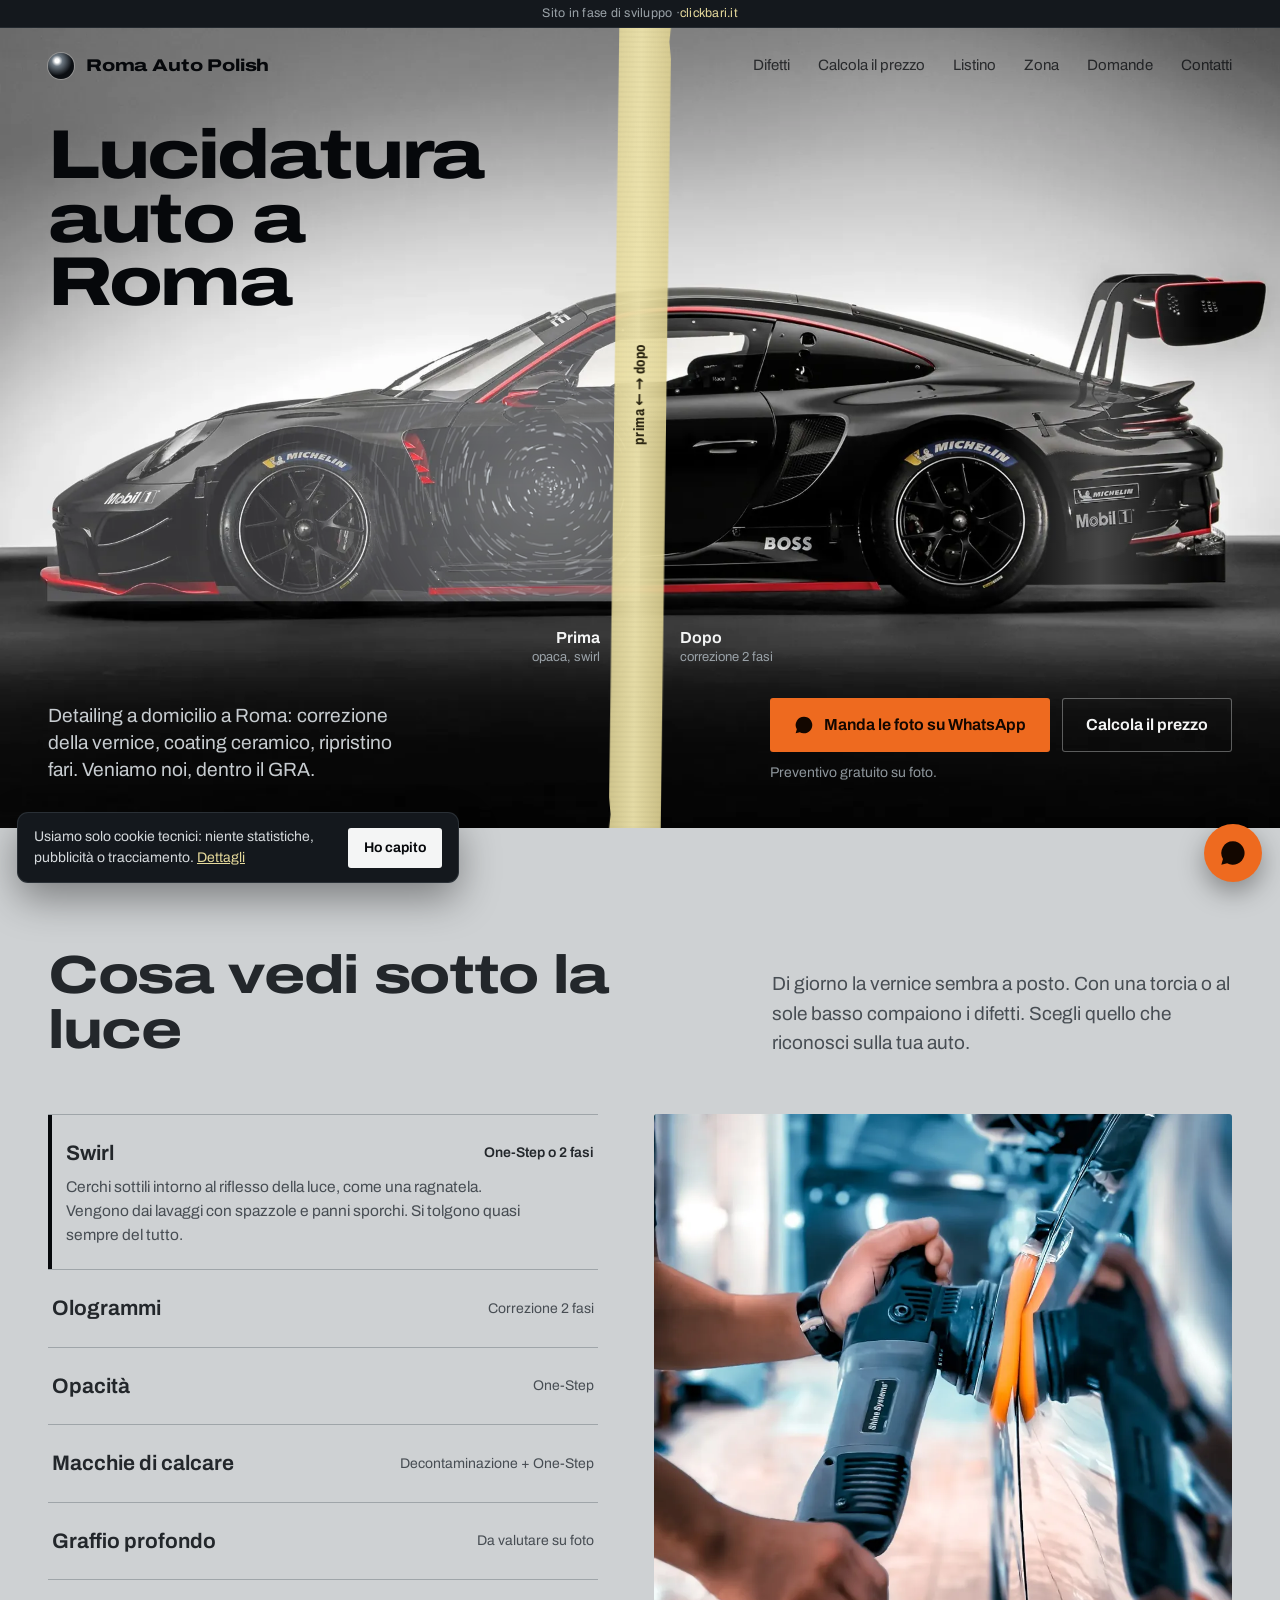
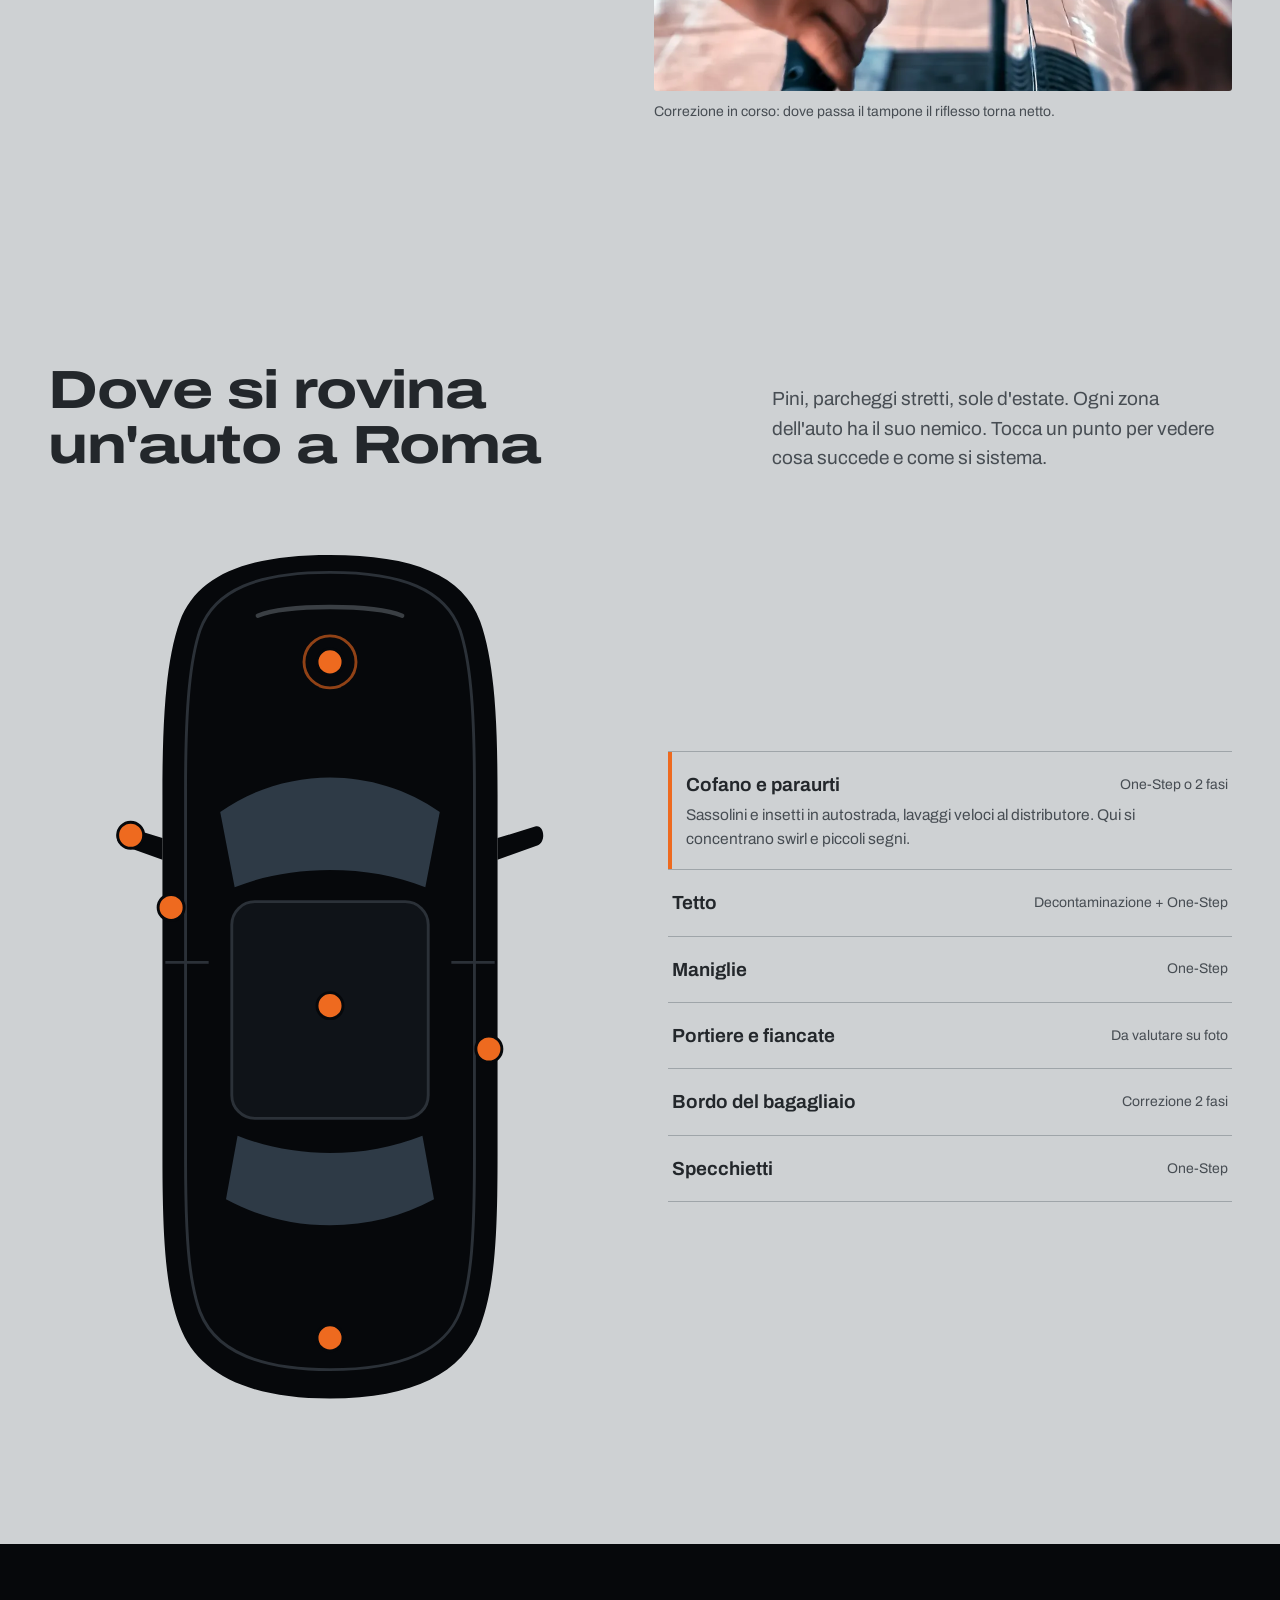
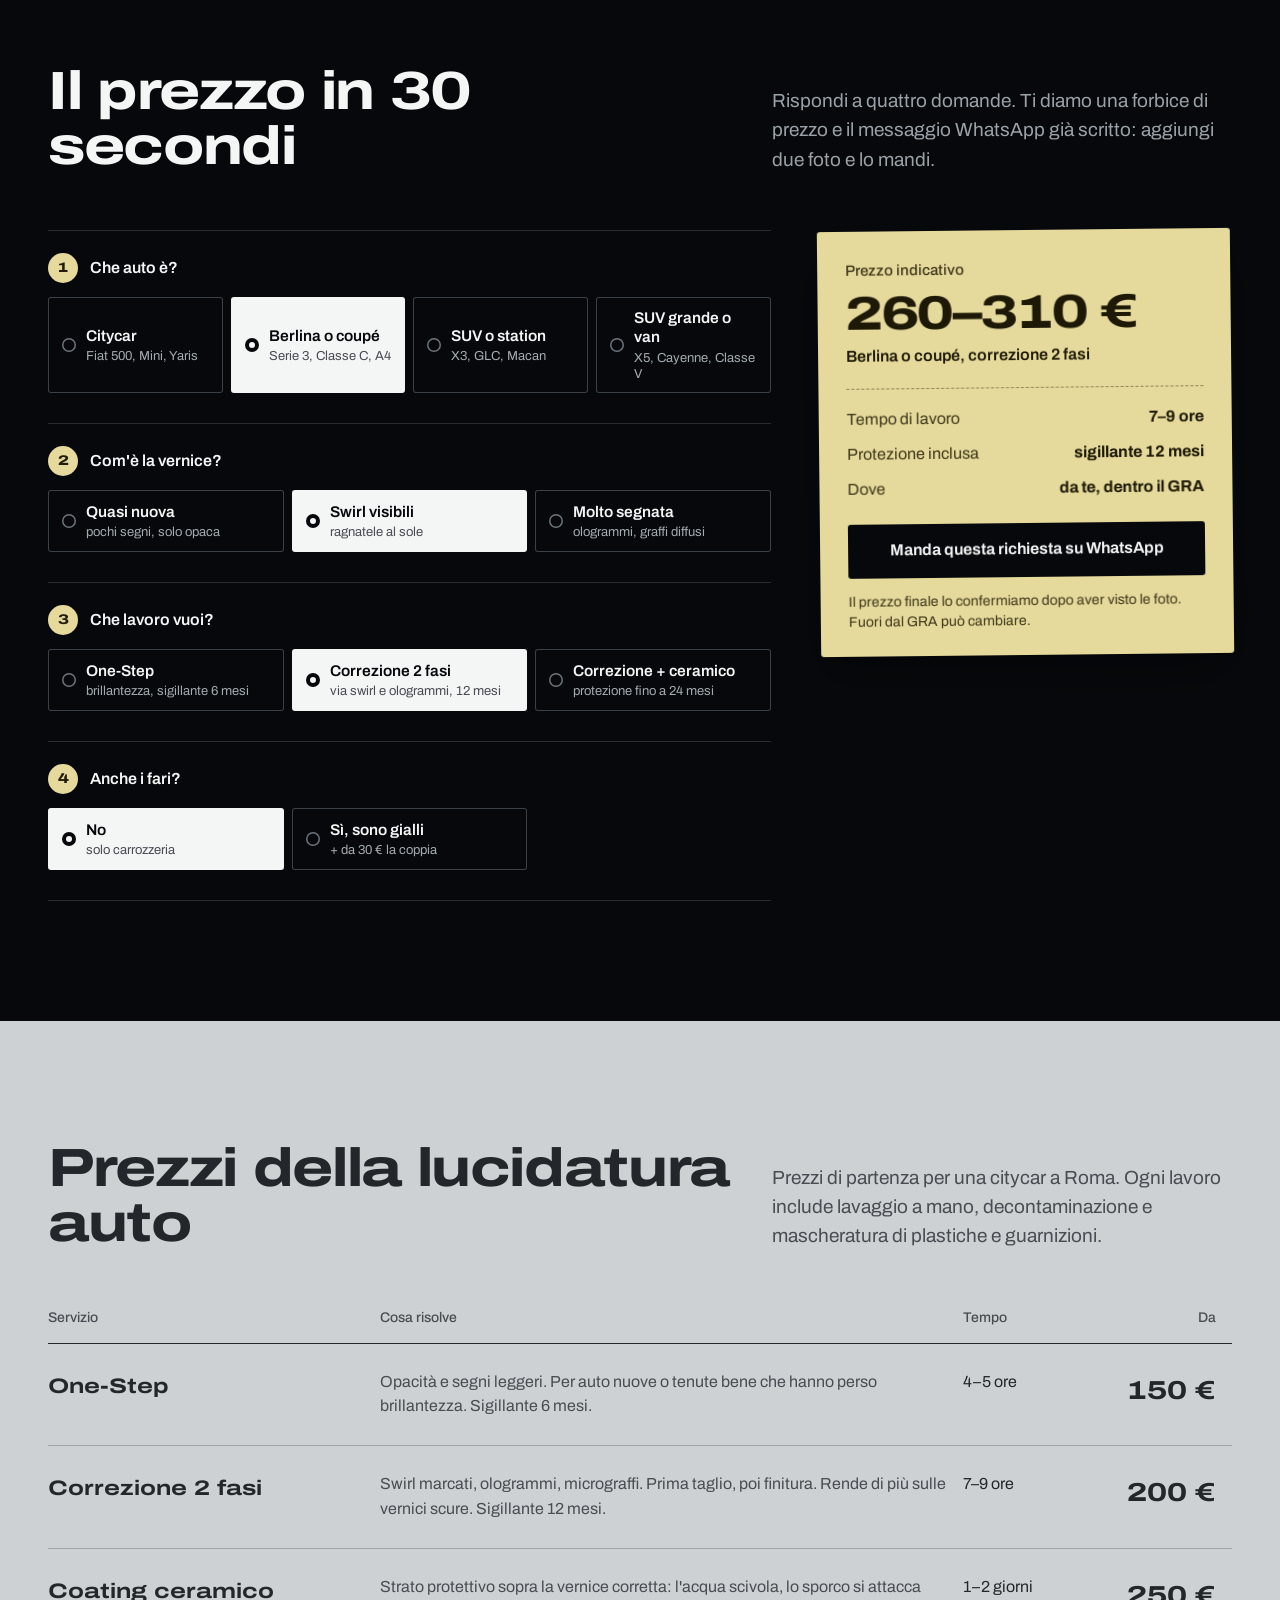
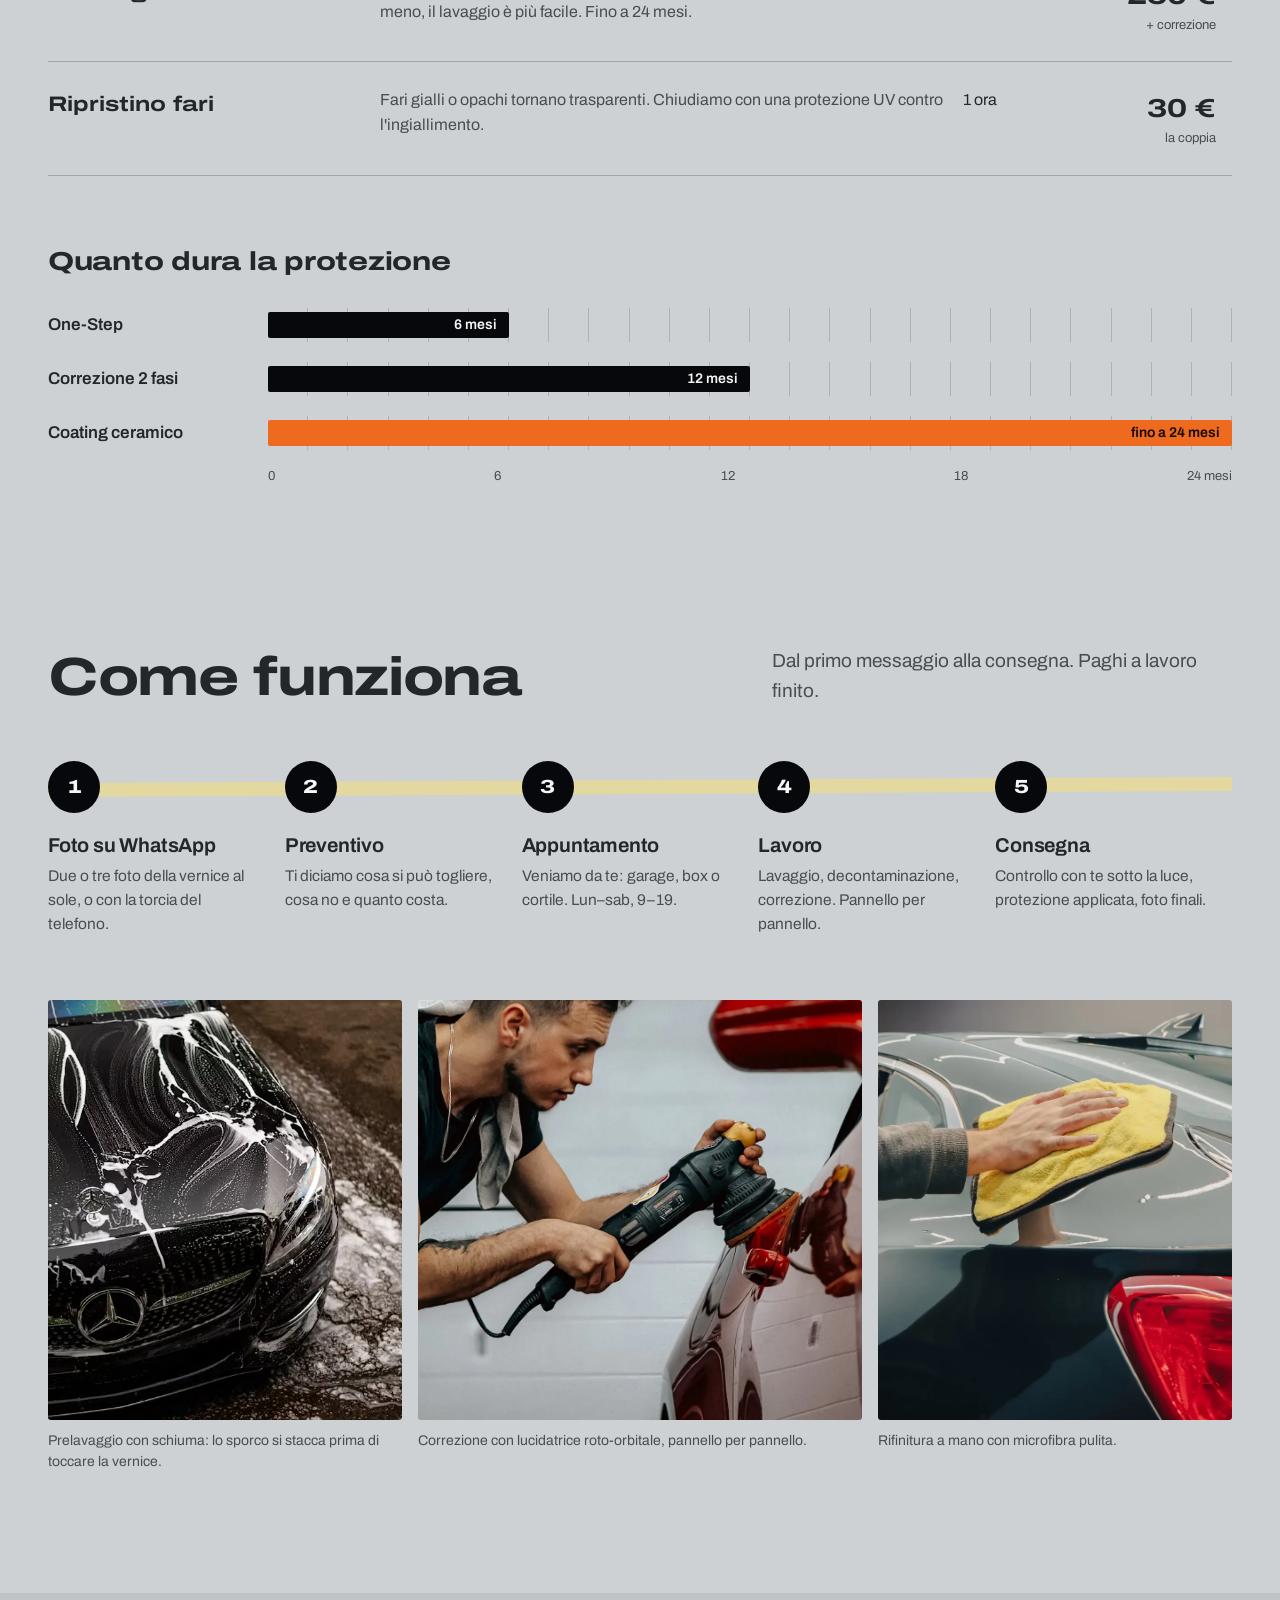
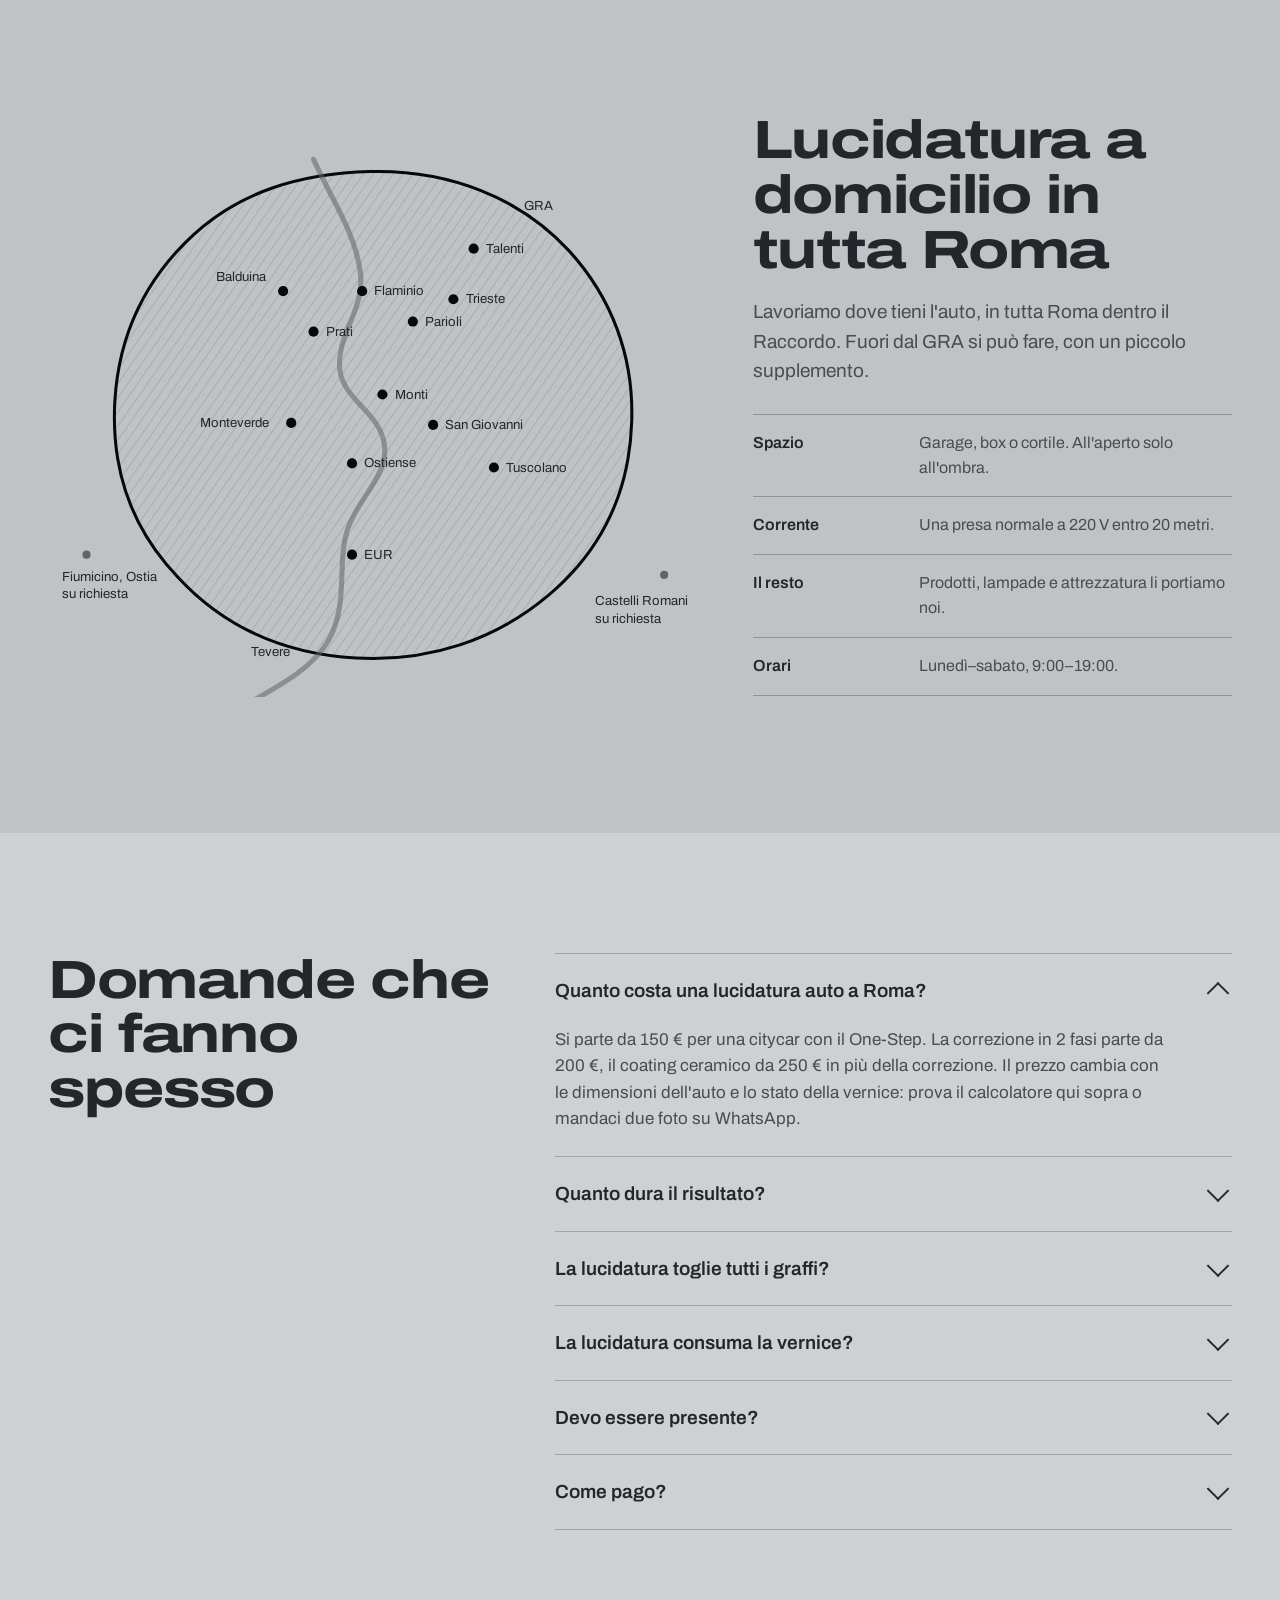
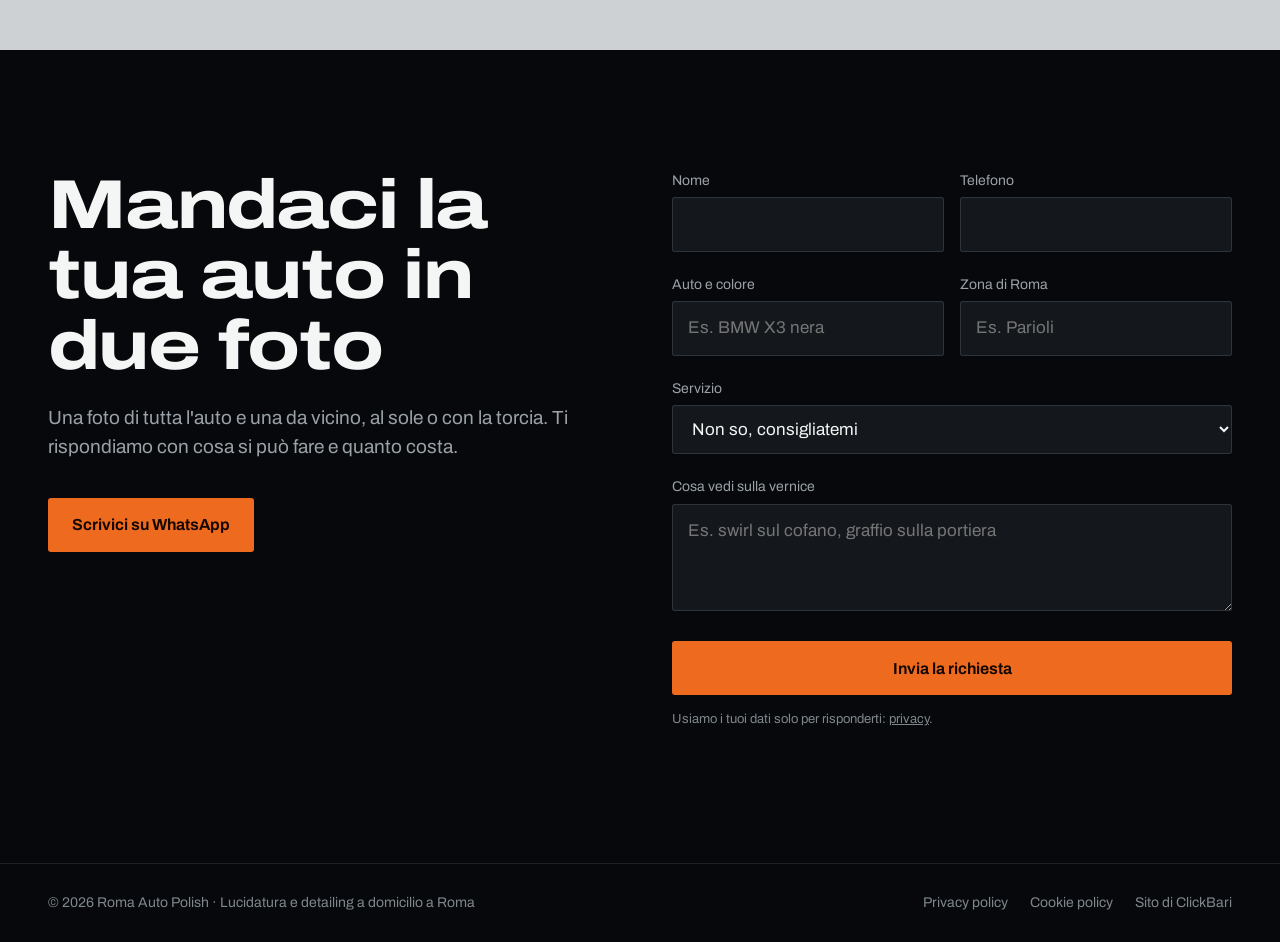
<file: index.html>
<!DOCTYPE html>
<html lang="it">
<head>
<meta charset="utf-8">
<meta name="viewport" content="width=device-width, initial-scale=1">
<title>Lucidatura auto a Roma · Detailing e protezione ceramica | Roma Auto Polish</title>
<meta name="description" content="Lucidatura auto a Roma a domicilio: correzione della vernice, coating ceramico e ripristino fari. Calcola il prezzo in 30 secondi e manda le foto su WhatsApp.">
<link rel="canonical" href="https://lady-car.it/">
<meta name="theme-color" content="#06080B">
<link rel="icon" href="/favicon-32.png" sizes="32x32" type="image/png">
<link rel="icon" href="/icon-512.png" sizes="512x512" type="image/png">
<link rel="apple-touch-icon" href="/apple-touch-icon.png" sizes="180x180">
<meta property="og:type" content="website">
<meta property="og:locale" content="it_IT">
<meta property="og:title" content="Lucidatura auto a Roma · Detailing e protezione ceramica | Roma Auto Polish">
<meta property="og:description" content="Lucidatura e detailing a domicilio a Roma: correzione della vernice, coating ceramico, ripristino fari. Preventivo gratuito su foto.">
<meta property="og:url" content="https://lady-car.it/">
<meta property="og:image" content="https://lady-car.it/img/og.jpg">
<meta name="twitter:card" content="summary_large_image">
<script type="application/ld+json">
{"@context":"https://schema.org","@graph":[
{"@type":"AutoWash","@id":"https://lady-car.it/#business","name":"Roma Auto Polish","description":"Lucidatura e detailing auto a domicilio a Roma: correzione della vernice, coating ceramico e ripristino fari.","url":"https://lady-car.it/","logo":"https://lady-car.it/icon-512.png","image":"https://lady-car.it/img/og.jpg","priceRange":"€€",
"address":{"@type":"PostalAddress","addressLocality":"Roma","addressRegion":"RM","addressCountry":"IT"},"areaServed":{"@type":"City","name":"Roma"},
"openingHoursSpecification":[{"@type":"OpeningHoursSpecification","dayOfWeek":["Monday","Tuesday","Wednesday","Thursday","Friday","Saturday"],"opens":"09:00","closes":"19:00"}],
"hasOfferCatalog":{"@type":"OfferCatalog","name":"Servizi","itemListElement":[
{"@type":"Offer","itemOffered":{"@type":"Service","name":"Lucidatura One-Step"},"priceSpecification":{"@type":"PriceSpecification","minPrice":150,"priceCurrency":"EUR"}},
{"@type":"Offer","itemOffered":{"@type":"Service","name":"Correzione della vernice in 2 fasi"},"priceSpecification":{"@type":"PriceSpecification","minPrice":200,"priceCurrency":"EUR"}},
{"@type":"Offer","itemOffered":{"@type":"Service","name":"Coating ceramico"},"priceSpecification":{"@type":"PriceSpecification","minPrice":250,"priceCurrency":"EUR"}},
{"@type":"Offer","itemOffered":{"@type":"Service","name":"Ripristino fari"},"priceSpecification":{"@type":"PriceSpecification","minPrice":30,"priceCurrency":"EUR"}}]}},
{"@type":"FAQPage","mainEntity":[
{"@type":"Question","name":"Quanto costa una lucidatura auto a Roma?","acceptedAnswer":{"@type":"Answer","text":"Si parte da 150 € per una citycar con il One-Step. La correzione in 2 fasi parte da 200 €, il coating ceramico da 250 € in più della correzione. Il prezzo cambia con le dimensioni dell'auto e lo stato della vernice."}},
{"@type":"Question","name":"Quanto dura il risultato?","acceptedAnswer":{"@type":"Answer","text":"Il sigillante del One-Step tiene circa 6 mesi, quello della correzione circa 12. Il coating ceramico arriva a 24 mesi se lavi l'auto a mano e senza spazzole."}},
{"@type":"Question","name":"La lucidatura toglie tutti i graffi?","acceptedAnswer":{"@type":"Answer","text":"Toglie swirl, ologrammi e micrograffi. Un graffio che blocca l'unghia è più profondo del trasparente: si attenua, ma resta visibile. Lo vediamo dalle foto e te lo diciamo prima."}},
{"@type":"Question","name":"La lucidatura consuma la vernice?","acceptedAnswer":{"@type":"Answer","text":"Toglie pochi micron di trasparente, la parte che si è rovinata. Per questo non lucidiamo più del necessario: su un'auto quasi nuova basta un passaggio leggero."}},
{"@type":"Question","name":"Devo essere presente?","acceptedAnswer":{"@type":"Answer","text":"Solo all'inizio e alla consegna. Il controllo finale lo facciamo insieme, con la luce, pannello per pannello."}},
{"@type":"Question","name":"Come pago?","acceptedAnswer":{"@type":"Answer","text":"A lavoro finito, dopo il controllo. Contanti, carta o bonifico."}}]}
]}
</script>

<link rel="preload" as="image" href="img/hero-auto.webp" imagesrcset="img/hero-auto-m.webp 960w, img/hero-auto.webp 1920w" imagesizes="100vw" fetchpriority="high">
<link rel="preload" href="fonts/archivo-var.woff2" as="font" type="font/woff2" crossorigin>
<style>
@font-face{font-family:"Archivo";src:url(fonts/archivo-var.woff2) format("woff2");font-weight:100 900;font-stretch:62% 125%;font-display:swap}
:root{
  --lacca:#06080B;      /* vernice nera */
  --lacca-2:#14181D;
  --primer:#CED1D3;     /* fondo grigio */
  --primer-2:#BFC3C6;
  --grafite:#23272B;
  --nebbia:#474D53;
  --nastro:#E5D99B;     /* nastro carta */
  --pad:#EE6A1F;        /* tampone arancio */
  --chiaro:#F4F5F5;
  --r-s:3px; --r-m:10px;
  --wide:125%; --norm:100%; --cond:78%;
}
*{box-sizing:border-box}
html{scroll-behavior:smooth}
@media (prefers-reduced-motion:reduce){html{scroll-behavior:auto}}
body{margin:0;font-family:"Archivo",system-ui,sans-serif;font-stretch:100%;font-size:17px;line-height:1.55;color:var(--grafite);background:var(--primer);-webkit-font-smoothing:antialiased}
a{color:inherit}
img,svg,canvas{display:block}
:focus-visible{outline:2px solid var(--pad);outline-offset:3px}
.wrap{max-width:1240px;margin:0 auto;padding:0 28px}
h1,h2,h3{margin:0;font-weight:700;line-height:1.02;letter-spacing:-.01em}
h2{font-stretch:var(--wide);font-size:clamp(30px,4.2vw,54px);font-weight:750;letter-spacing:-.025em}
h3{font-size:20px;font-weight:650}
p{margin:0}
.lead{font-size:19px;max-width:58ch;color:var(--nebbia)}

/* ---------- buttons ---------- */
.btn{display:inline-flex;align-items:center;gap:10px;height:54px;padding:0 24px;border-radius:var(--r-s);font-weight:650;font-size:16px;text-decoration:none;border:0;cursor:pointer;font-family:inherit;transition:background .15s,color .15s}
.btn-pad{background:var(--pad);color:#130700}
.btn-pad:hover{background:#ff7a2c}
.btn-ghost{background:transparent;color:var(--chiaro);box-shadow:inset 0 0 0 1px rgba(244,245,245,.35)}
.btn-ghost:hover{box-shadow:inset 0 0 0 1px var(--chiaro)}
.btn svg{width:20px;height:20px;fill:currentColor}

/* ---------- top bar ---------- */
.bar{position:absolute;inset:0 0 auto 0;z-index:6;color:var(--chiaro)}
.bar .wrap{display:flex;align-items:center;justify-content:space-between;height:76px}
.mark{display:flex;align-items:center;gap:12px;text-decoration:none}
.mark b{font-stretch:var(--wide);font-weight:800;font-size:17px;letter-spacing:-.01em}
.mark i{width:26px;height:26px;border-radius:50%;background:radial-gradient(circle at 35% 30%,#fff 0 8%,#6c7781 22%,#0b0e12 60%);box-shadow:0 0 0 1px rgba(255,255,255,.25)}
.bar nav{display:flex;gap:28px;font-size:15px}
.bar nav a{text-decoration:none;opacity:.75}
.bar nav a:hover{opacity:1}


/* ---------- hero: test 50/50 su un'auto vera ---------- */
.bar{color:var(--lacca)}
.hero{position:relative;background:#141619;color:var(--chiaro);overflow:hidden;aspect-ratio:1920/1200;max-height:1200px;touch-action:pan-y;padding:0}
.stage{position:absolute;inset:0;overflow:hidden}
.ph{position:absolute;inset:0;width:100%;height:100%;object-fit:cover;display:block}
.bef,.fx{opacity:0;transition:opacity .4s}
.stage.ready .bef,.stage.ready .fx{opacity:1}
.bef,.swl{clip-path:inset(0 calc(100% - var(--sx,50%)) 0 0)}
.fx{position:absolute;inset:0;overflow:hidden;pointer-events:none;mix-blend-mode:screen;-webkit-mask-image:url(img/hero-auto-maschera.png);mask-image:url(img/hero-auto-maschera.png);-webkit-mask-size:cover;mask-size:cover;-webkit-mask-position:center;mask-position:center;-webkit-mask-repeat:no-repeat;mask-repeat:no-repeat}
.shn{clip-path:inset(0 0 0 var(--sx,50%))}
#spr{position:absolute;left:0;top:0;height:110%;width:auto;aspect-ratio:1;will-change:transform}
.shn i{position:absolute;top:0;bottom:0;left:0;width:16%;background:linear-gradient(90deg,rgba(255,255,255,0),rgba(255,255,255,.26),rgba(255,255,255,0));will-change:transform}
.tape,.tag{left:var(--sx,50%)}

.hero-copy{position:absolute;left:0;right:0;top:96px;z-index:5;pointer-events:none}
.hero h1{font-stretch:var(--wide);font-weight:800;font-size:clamp(40px,5.4vw,96px);line-height:.92;letter-spacing:-.035em;max-width:9.5ch;color:var(--lacca)}
.hero-foot{position:absolute;left:0;right:0;bottom:0;z-index:5;padding-bottom:44px;pointer-events:none}
.hero-foot .wrap{display:flex;flex-wrap:wrap;align-items:end;justify-content:space-between;gap:24px}
.hero-sub{font-size:clamp(17px,1.5vw,21px);line-height:1.4;max-width:34ch;color:#C7CCD0}
.hero-actions{display:flex;flex-wrap:wrap;gap:12px;pointer-events:auto}
.hero-note{margin-top:10px;font-size:14px;color:#8E969C}
.tape{position:absolute;top:-20px;bottom:-20px;width:54px;z-index:4;cursor:ew-resize;touch-action:none;transform:translateX(-50%) rotate(.6deg);
  background:linear-gradient(90deg,rgba(229,217,155,.9),rgba(236,226,170,.96) 45%,rgba(222,209,145,.9));
  box-shadow:0 0 0 .5px rgba(0,0,0,.2),0 6px 18px rgba(0,0,0,.35);
  clip-path:polygon(4% 0,96% 0,100% 2%,97% 4%,100% 6%,96% 100%,4% 100%,0 98%,3% 96%,0 94%)}
.tape::before{content:"";position:absolute;inset:0;background:repeating-linear-gradient(0deg,rgba(0,0,0,.025) 0 2px,transparent 2px 5px)}
.tape span{position:absolute;left:50%;top:40%;writing-mode:vertical-rl;transform:translateX(-50%) rotate(180deg);font-stretch:var(--cond);font-weight:700;font-size:15px;color:#2a2410;letter-spacing:.04em;white-space:nowrap}
.tag{position:absolute;top:75%;z-index:3;font-size:13px;line-height:1.3;color:#9AA2A8;pointer-events:none;white-space:nowrap}
.tag b{display:block;color:var(--chiaro);font-weight:650;font-size:16px}
.tag.l{transform:translateX(calc(-100% - 40px));text-align:right}
.tag.r{transform:translateX(40px)}
@media (max-width:900px){
  .bar{color:var(--chiaro)}
  .hero{aspect-ratio:auto;max-height:none;background:var(--lacca);padding-top:24px}
  .hero-copy,.hero-foot{position:static;padding:0}
  .hero h1{color:var(--chiaro);font-size:clamp(40px,11vw,64px)}
  .stage{position:relative;aspect-ratio:1920/1200;margin:28px 0 0}
  .hero-foot{padding:24px 0 40px}
  .tag{top:6%;color:#4a5157}
  .tag b{font-size:14px;color:var(--lacca)}
}

/* ---------- difetti ---------- */
section{padding:120px 0}
.sec-head{display:grid;grid-template-columns:1fr minmax(0,460px);gap:40px;align-items:end;margin-bottom:56px}
@media (max-width:880px){.sec-head{grid-template-columns:1fr}}
.difetti-grid{display:grid;grid-template-columns:minmax(0,1fr) minmax(0,1.05fr);gap:56px;align-items:start}
@media (max-width:960px){.difetti-grid{grid-template-columns:1fr}}
.d-list{list-style:none;margin:0;padding:0;border-top:1px solid #9fa5a9}
.d-list li{border-bottom:1px solid #9fa5a9}
.d-list button{all:unset;box-sizing:border-box;display:grid;grid-template-columns:1fr auto;gap:6px 20px;width:100%;padding:22px 4px;cursor:pointer}
.d-list b{font-size:21px;font-weight:650}
.d-list em{font-style:normal;font-size:14px;color:var(--nebbia);align-self:center;text-align:right}
.d-list p{grid-column:1/-1;font-size:15.5px;color:var(--nebbia);max-width:52ch;display:none}
.d-list li[aria-current] button{padding-left:18px;box-shadow:inset 4px 0 0 var(--lacca)}
.d-list li[aria-current] p{display:block}
.d-list li[aria-current] em{color:var(--grafite);font-weight:600}
.d-photo{position:sticky;top:116px;margin:0}
.d-photo img{width:100%;height:auto;aspect-ratio:1/1;object-fit:cover;object-position:50% 40%;border-radius:var(--r-s);display:block}
.d-photo figcaption{margin-top:10px;font-size:14px;color:var(--nebbia)}

/* ---------- infografica: dove si rovina ---------- */
.mappa-auto{display:grid;grid-template-columns:minmax(0,1fr) minmax(0,1fr);gap:56px;align-items:center}
@media (max-width:960px){.mappa-auto{grid-template-columns:1fr}}
.carmap{width:100%;max-width:520px;height:auto;justify-self:center}
.carmap .hs circle.dot{fill:var(--pad);stroke:var(--lacca);stroke-width:2}
.carmap .hs circle.ring{fill:none;stroke:var(--pad);stroke-width:2;opacity:0}
.carmap .hs.on circle.ring{opacity:.6}
.carmap .hs{cursor:pointer}
.zones{list-style:none;margin:0;padding:0;border-top:1px solid #9fa5a9}
.zones li{border-bottom:1px solid #9fa5a9}
.zones button{all:unset;box-sizing:border-box;width:100%;display:grid;grid-template-columns:1fr auto;gap:4px 16px;padding:18px 4px;cursor:pointer}
.zones b{font-size:19px;font-weight:650}
.zones em{font-style:normal;font-size:14px;color:var(--nebbia);align-self:center}
.zones p{grid-column:1/-1;color:var(--nebbia);font-size:15.5px;max-width:52ch;display:none}
.zones li.on button{padding-left:18px;box-shadow:inset 4px 0 0 var(--pad)}
.zones li.on p{display:block}
.zones button:focus-visible{outline:2px solid var(--pad)}

/* ---------- infografica: durata protezione ---------- */
.durata{margin-top:72px}
.durata h3{font-stretch:var(--wide);font-size:26px;font-weight:750;margin-bottom:24px}
.dur-row{display:grid;grid-template-columns:200px 1fr;gap:20px;align-items:center;padding:10px 0}
.dur-row span{font-weight:600}
.dur-track{position:relative;height:34px;background:repeating-linear-gradient(90deg,transparent 0 calc(100%/24 - 1px),rgba(35,39,43,.18) calc(100%/24 - 1px) calc(100%/24))}
.dur-bar{position:absolute;left:0;top:4px;bottom:4px;background:var(--lacca);color:var(--chiaro);display:flex;align-items:center;justify-content:flex-end;padding-right:12px;font-size:14px;font-weight:600;border-radius:2px}
.dur-bar.c{background:var(--pad);color:#130700}
.dur-axis{display:grid;grid-template-columns:200px 1fr;gap:20px;font-size:13px;color:var(--nebbia);margin-top:6px}
.dur-axis div{display:flex;justify-content:space-between}
@media (max-width:620px){.dur-row,.dur-axis{grid-template-columns:1fr;gap:6px}.dur-axis>span{display:none}}

/* ---------- calcolatore ---------- */
.calc{background:var(--lacca);color:var(--chiaro)}
.calc .lead{color:#9AA2A8}
.calc-grid{display:grid;grid-template-columns:minmax(0,1.4fr) minmax(0,.8fr);gap:48px;align-items:start}
@media (max-width:960px){.calc-grid{grid-template-columns:1fr}}
/* domande del calcolatore: una riga per domanda, risposte di pari larghezza */
#calc{border-top:1px solid #262c32}
fieldset{border:0;margin:0;padding:22px 0 24px;border-bottom:1px solid #262c32}
legend{float:left;width:100%;padding:0;margin:0 0 14px;font-size:16px;font-weight:600;color:var(--chiaro);display:flex;align-items:center;gap:12px;line-height:1.25}
legend b{flex:none;display:grid;place-items:center;width:30px;height:30px;border-radius:50%;background:var(--nastro);color:#221d0b;font-stretch:var(--wide);font-weight:800;font-size:14px}
.opts{clear:both;display:grid;grid-template-columns:repeat(var(--n,3),minmax(0,1fr));gap:8px}
.opt{position:relative;display:block;min-width:0}
.opt input{position:absolute;opacity:0;inset:0;margin:0;cursor:pointer}
.opt span{display:flex;flex-direction:column;justify-content:center;height:100%;min-height:62px;padding:11px 14px 11px 38px;position:relative;border-radius:var(--r-s);box-shadow:inset 0 0 0 1px #3a4148;font-size:15.5px;font-weight:600;line-height:1.25;color:var(--chiaro);cursor:pointer;transition:box-shadow .12s,background .12s}
.opt span::before{content:"";position:absolute;left:14px;top:50%;width:14px;height:14px;margin-top:-7px;border-radius:50%;box-shadow:inset 0 0 0 1.5px #6c757d}
.opt span small{display:block;color:#A3ABB1;font-size:13px;font-weight:400;margin-top:3px}
.opt:hover span{box-shadow:inset 0 0 0 1px #8C949A}
.opt input:checked+span{background:var(--chiaro);color:var(--lacca);box-shadow:none}
.opt input:checked+span::before{box-shadow:inset 0 0 0 4px var(--lacca)}
.opt input:checked+span small{color:#474D53}
.opt input:focus-visible+span{outline:2px solid var(--pad);outline-offset:2px}
@media (max-width:560px){.opts{grid-template-columns:1fr}.opts[data-m="2"]{grid-template-columns:repeat(2,minmax(0,1fr))}.opt span{min-height:54px}
  .ticket{padding:24px 22px 20px}.ticket dd{white-space:nowrap}.ticket dl{font-size:15px;grid-template-columns:1fr auto}.ticket .btn{font-size:15px;padding:0 14px}}
@media (max-width:960px){.ticket{position:static;transform:none}}
/* scontrino col prezzo */
.ticket{position:sticky;top:128px;align-self:start;background:var(--nastro);color:#1d1906;border-radius:var(--r-s);padding:28px 28px 24px;transform:rotate(-.6deg);box-shadow:0 20px 50px rgba(0,0,0,.4)}
.ticket .lbl{font-size:15px;color:#3b3519;font-weight:500}
.ticket .price{white-space:nowrap;font-stretch:var(--wide);font-weight:800;font-size:clamp(34px,3.7vw,56px);letter-spacing:-.03em;line-height:1;margin:8px 0 6px;font-variant-numeric:tabular-nums}
.ticket #summary{font-size:16px;color:#1d1906;font-weight:600}
.ticket dl{display:grid;grid-template-columns:auto 1fr;gap:10px 16px;margin:20px 0 22px;font-size:16px;border-top:1.5px dashed rgba(29,25,6,.45);padding-top:18px}
.ticket dt{color:#3b3519}.ticket dd{margin:0;text-align:right;font-weight:700;color:#1d1906}
.ticket .btn{width:100%;justify-content:center;background:var(--lacca);color:var(--chiaro)}
.ticket .btn:hover{background:#1d232a}
.ticket .fine{font-size:14px;line-height:1.45;color:#3b3519;margin-top:14px}

/* ---------- listino ---------- */
.list-table{width:100%;border-collapse:collapse;font-size:16px}
.list-table th{text-align:left;font-weight:500;color:var(--nebbia);font-size:14px;padding:0 16px 14px 0;border-bottom:1px solid var(--grafite)}
.list-table td{padding:26px 16px 26px 0;border-bottom:1px solid #9fa5a9;vertical-align:top}
.list-table td:first-child{font-stretch:var(--wide);font-weight:700;font-size:21px;width:28%}
.list-table td.p{font-stretch:var(--wide);font-weight:750;font-size:26px;text-align:right;white-space:nowrap;font-variant-numeric:tabular-nums}
.list-table td.p small{display:block;font-stretch:100%;font-weight:400;font-size:13px;color:var(--nebbia)}
.list-table td.d{color:var(--nebbia);max-width:46ch}
.list-table td.t{white-space:nowrap;color:var(--grafite)}
@media (max-width:720px){
  .list-table thead{display:none}
  .list-table tr{display:grid;grid-template-columns:1fr auto;border-bottom:1px solid #9fa5a9;padding:20px 0}
  .list-table td{border:0;padding:2px 0}
  .list-table td:first-child{width:auto}
  .list-table td.d{grid-column:1/-1;order:3;margin-top:8px}
  .list-table td.t{order:4;grid-column:1/-1;font-size:14px}
}

/* ---------- processo ---------- */
.steps{display:grid;grid-template-columns:repeat(5,1fr);gap:0;counter-reset:s;position:relative}
.steps::before{content:"";position:absolute;left:0;right:0;top:19px;height:14px;background:var(--nastro);opacity:.9;transform:rotate(-.3deg)}
.steps li{list-style:none;position:relative;padding:0 22px 0 0;counter-increment:s}
.steps li::before{content:counter(s);position:relative;display:grid;place-items:center;width:52px;height:52px;border-radius:50%;background:var(--lacca);color:var(--chiaro);font-stretch:var(--wide);font-weight:800;font-size:19px;margin-bottom:22px}
.steps h3{margin-bottom:8px}
.steps p{font-size:15.5px;color:var(--nebbia)}
@media (max-width:900px){
  .steps{grid-template-columns:1fr;gap:28px}
  .steps::before{left:19px;right:auto;top:0;bottom:0;width:14px;height:auto}
  .steps li{padding:0 0 0 76px}
  .steps li::before{position:absolute;left:0;top:-4px;margin:0}
}

.foto3{display:grid;grid-template-columns:1fr 1.25fr 1fr;gap:16px;margin-top:64px}
.foto3 figure{margin:0}
.foto3 img{width:100%;height:420px;object-fit:cover;border-radius:var(--r-s)}
.foto3 figcaption{margin-top:10px;font-size:14px;color:var(--nebbia)}
@media (max-width:900px){.foto3{grid-template-columns:1fr;gap:28px}.foto3 img{height:300px}}
/* ---------- zona ---------- */
.zona{background:var(--primer-2)}
.zona-grid{display:grid;grid-template-columns:minmax(0,1.15fr) minmax(0,.85fr);gap:56px;align-items:center}
@media (max-width:960px){.zona-grid{grid-template-columns:1fr}}
.map{width:100%;height:auto}
.map text{font-family:"Archivo";font-size:13px;fill:var(--grafite)}
.map .q{cursor:default}
.map .q circle{fill:var(--lacca);transition:r .15s}
.map .q:hover circle{r:7}
.need{margin-top:28px;padding:0;list-style:none;border-top:1px solid #8d9397}
.need li{display:grid;grid-template-columns:150px 1fr;gap:16px;padding:16px 0;border-bottom:1px solid #8d9397;font-size:16px}
.need li b{font-weight:600}
.need li span{color:var(--nebbia)}
@media (max-width:520px){.need li{grid-template-columns:1fr;gap:2px}}

/* ---------- faq ---------- */
.faq-wrap{display:grid;grid-template-columns:minmax(0,.8fr) minmax(0,1.2fr);gap:56px}
@media (max-width:900px){.faq-wrap{grid-template-columns:1fr}}
details{border-bottom:1px solid #9fa5a9}
details:first-of-type{border-top:1px solid #9fa5a9}
summary{list-style:none;cursor:pointer;padding:22px 40px 22px 0;font-size:19px;font-weight:600;position:relative}
summary::-webkit-details-marker{display:none}
summary::after{content:"";position:absolute;right:6px;top:50%;width:14px;height:14px;border-right:2px solid var(--grafite);border-bottom:2px solid var(--grafite);transform:translateY(-70%) rotate(45deg);transition:transform .2s}
details[open] summary::after{transform:translateY(-30%) rotate(-135deg)}
details p{padding:0 0 24px;color:var(--nebbia);max-width:62ch}

/* ---------- contatti ---------- */
.contact{background:var(--lacca);color:var(--chiaro)}
.contact-grid{display:grid;grid-template-columns:1fr 1fr;gap:64px}
@media (max-width:900px){.contact-grid{grid-template-columns:1fr}}
.contact h2{font-size:clamp(36px,5.4vw,72px)}
.contact .lead{color:#9AA2A8;margin-top:22px}
.wa-big{margin-top:36px}
form label{display:block;font-size:14px;color:#9AA2A8;margin-bottom:6px}
form .f{margin-bottom:22px}
form input,form select,form textarea{width:100%;font:inherit;font-size:17px;color:var(--chiaro);background:var(--lacca-2);border:0;border-radius:var(--r-s);box-shadow:inset 0 0 0 1px #2e343a;padding:14px 16px}
form input:focus,form select:focus,form textarea:focus{outline:0;box-shadow:inset 0 0 0 2px var(--nastro)}
form .two{display:grid;grid-template-columns:1fr 1fr;gap:16px}
@media (max-width:520px){form .two{grid-template-columns:1fr}}
form .btn{width:100%;justify-content:center}
.small{font-size:13px;color:#7f878d;margin-top:14px}
.hp{position:absolute;left:-9999px}

footer{background:var(--lacca);color:#7f878d;font-size:14px;border-top:1px solid #1c2127}
footer .wrap{display:flex;flex-wrap:wrap;justify-content:space-between;gap:16px;padding-top:28px;padding-bottom:28px}
footer a{text-decoration:none}footer a:hover{color:var(--chiaro)}
footer nav{display:flex;gap:22px}

.wa-float{position:fixed;right:18px;bottom:18px;z-index:50;width:58px;height:58px;border-radius:50%;background:var(--pad);display:grid;place-items:center;box-shadow:0 10px 26px rgba(0,0,0,.35)}
.wa-float svg{width:28px;height:28px;fill:#130700}
/* ---------- plaque + header fissi in alto ---------- */
body{padding-top:28px}
.top{position:fixed;top:0;left:0;right:0;z-index:61}
.dev{margin:0;height:28px;display:flex;align-items:center;justify-content:center;background:#14181D;color:#9AA2A8;font-size:12.5px;letter-spacing:.02em;border-bottom:1px solid #23292f}
.dev a{color:var(--nastro);text-decoration:none}.dev a:hover{text-decoration:underline}
.top .bar{position:relative;inset:auto;transition:background-color .25s,color .25s}
.top .bar .wrap{gap:20px;transition:height .25s}
.top.solid .bar,body.menu-open .top .bar{background:rgba(6,8,11,.94);-webkit-backdrop-filter:blur(8px);backdrop-filter:blur(8px);color:var(--chiaro)}
.top.solid .bar .wrap{height:64px}
section[id]{scroll-margin-top:96px}
.burger{display:none;width:48px;height:48px;margin-right:-10px;border:0;background:transparent;color:inherit;cursor:pointer;position:relative}
.burger span{position:absolute;left:12px;right:12px;height:2px;background:currentColor;border-radius:1px;transition:transform .2s,opacity .2s}
.burger span:nth-child(1){top:16px}.burger span:nth-child(2){top:23px}.burger span:nth-child(3){top:30px}
.burger[aria-expanded="true"] span:nth-child(1){transform:translateY(7px) rotate(45deg)}
.burger[aria-expanded="true"] span:nth-child(2){opacity:0}
.burger[aria-expanded="true"] span:nth-child(3){transform:translateY(-7px) rotate(-45deg)}
.menu{position:fixed;inset:0;z-index:60;background:var(--lacca);color:var(--chiaro);padding:116px 28px 32px;display:flex;flex-direction:column;overflow-y:auto}
.menu[hidden]{display:none}
.menu nav{display:flex;flex-direction:column;border-top:1px solid #23292f;margin-bottom:28px}
.menu nav a{text-decoration:none;font-stretch:var(--wide);font-weight:700;font-size:24px;letter-spacing:-.01em;padding:16px 0;border-bottom:1px solid #23292f}
.menu nav a:hover{color:var(--nastro)}
.menu .btn{justify-content:center}
.menu-note{margin-top:14px;font-size:14px;color:#8E969C}
body.menu-open{overflow:hidden}
@media (max-width:900px){
  body{padding-top:92px}
  .bar .nav-desk{display:none}.burger{display:block}
  .top .bar{background:rgba(6,8,11,.94);-webkit-backdrop-filter:blur(8px);backdrop-filter:blur(8px);color:var(--chiaro)}
  .top .bar .wrap{height:64px}
}
/* ---------- avviso cookie (solo informativo) ---------- */
.cookie{position:fixed;left:18px;bottom:18px;z-index:55;max-width:440px;display:none;align-items:center;gap:14px;padding:14px 16px;background:var(--lacca-2);color:#D5D9DC;border-radius:var(--r-m);box-shadow:0 0 0 1px #2a3036,0 16px 40px rgba(0,0,0,.4);font-size:14px;line-height:1.45}
.cookie.show{display:flex}
.cookie a{color:var(--nastro)}
.cookie button{flex:none;font:inherit;font-weight:650;font-size:14px;height:40px;padding:0 16px;border:0;border-radius:var(--r-s);background:var(--chiaro);color:var(--lacca);cursor:pointer}
@media (max-width:600px){.cookie{right:88px;left:12px;bottom:12px;flex-direction:column;align-items:stretch}}
</style>
</head>
<body>

<div class="top" id="topbar">
<p class="dev">Sito in fase di sviluppo · <a href="https://clickbari.it" target="_blank" rel="noopener">clickbari.it</a></p>
<header class="bar">
  <div class="wrap">
    <a class="mark" href="#top"><i aria-hidden="true"></i><b>Roma Auto Polish</b></a>
    <nav aria-label="Sezioni" class="nav-desk">
      <a href="#difetti">Difetti</a>
      <a href="#prezzo">Calcola il prezzo</a>
      <a href="#listino">Listino</a>
      <a href="#zona">Zona</a>
      <a href="#faq">Domande</a>
      <a href="#contatti">Contatti</a>
    </nav>
    <button class="burger" id="burger" type="button" aria-expanded="false" aria-controls="menu" aria-label="Apri il menu"><span></span><span></span><span></span></button>
  </div>
</header>
</div>
<div class="menu" id="menu" hidden>
  <nav aria-label="Menu">
    <a href="#difetti">Difetti della vernice</a>
    <a href="#prezzo">Calcola il prezzo</a>
    <a href="#roma">Dove si rovina un'auto</a>
    <a href="#listino">Listino</a>
    <a href="#processo">Come funziona</a>
    <a href="#zona">Zona servita</a>
    <a href="#faq">Domande</a>
    <a href="#contatti">Contatti</a>
  </nav>
  <a class="btn btn-pad" href="https://wa.me/393805826738?text=Ciao%2C%20vorrei%20un%20preventivo" target="_blank" rel="noopener">Scrivici su WhatsApp</a>
  <p class="menu-note">Lunedì–sabato, 9:00–19:00 · Roma dentro il GRA</p>
</div>

<main id="top">
<!-- HERO: test 50/50 su un'auto -->
<section class="hero" aria-label="Prima e dopo la lucidatura">
  <div class="hero-copy"><div class="wrap"><h1>Lucidatura auto a Roma</h1></div></div>
  <div class="stage" id="stage">
    <img class="ph" src="img/hero-auto.webp" srcset="img/hero-auto-m.webp 960w, img/hero-auto.webp 1920w" sizes="100vw" alt="Fiancata di un'auto nera: a sinistra vernice opaca e piena di swirl, a destra dopo la correzione" width="1920" height="1200" fetchpriority="high">
    <img class="ph bef" id="bef" src="img/hero-auto-prima.webp" srcset="img/hero-auto-prima-m.webp 960w, img/hero-auto-prima.webp 1920w" sizes="100vw" fetchpriority="low" alt="" aria-hidden="true" width="1920" height="1200" decoding="async">
    <div class="fx swl" id="swl" aria-hidden="true"><img id="spr" src="img/hero-auto-swirl.webp" fetchpriority="low" alt="" width="840" height="840" decoding="async"></div>
    <div class="fx shn" id="shn" aria-hidden="true"><i></i></div>
    <p class="tag l"><b>Prima</b>opaca, swirl</p>
    <p class="tag r"><b>Dopo</b>correzione 2 fasi</p>
    <div class="tape" id="tape" role="slider" tabindex="0" aria-label="Sposta il nastro per confrontare prima e dopo" aria-valuemin="0" aria-valuemax="100" aria-valuenow="50"><span>prima ← → dopo</span></div>
  </div>
  <div class="hero-foot">
    <div class="wrap">
      <p class="hero-sub">Detailing a domicilio a Roma: correzione della vernice, coating ceramico, ripristino fari. Veniamo noi, dentro il GRA.</p>
      <div>
        <div class="hero-actions">
          <a class="btn btn-pad" href="https://wa.me/393805826738?text=Ciao%2C%20vi%20mando%20le%20foto%20della%20mia%20auto%20per%20un%20preventivo" target="_blank" rel="noopener">
            <svg viewBox="0 0 24 24" aria-hidden="true"><path d="M12 2a10 10 0 0 0-8.6 15.1L2 22l5-1.3A10 10 0 1 0 12 2zm4.5 12.1c-.2-.1-1.5-.7-1.7-.8-.2-.1-.4-.1-.6.1l-.8 1c-.1.2-.3.2-.5.1a6.7 6.7 0 0 1-3.3-2.9c-.2-.4.3-.4.8-1.3.1-.2 0-.3 0-.4l-.8-1.8c-.2-.5-.4-.4-.6-.4h-.5c-.2 0-.4.1-.7.3-.2.3-.9.9-.9 2.2s.9 2.5 1 2.7c.1.2 1.8 2.8 4.4 3.9 1.6.7 2.3.8 3.1.6.5-.1 1.5-.6 1.7-1.2.2-.6.2-1.1.2-1.2-.1-.1-.3-.2-.5-.3z"/></svg>
            Manda le foto su WhatsApp</a>
          <a class="btn btn-ghost" href="#prezzo">Calcola il prezzo</a>
        </div>
        <p class="hero-note">Preventivo gratuito su foto.</p>
      </div>
    </div>
  </div>
</section>

<!-- DIFETTI -->
<section id="difetti">
  <div class="wrap">
    <div class="sec-head">
      <h2>Cosa vedi sotto la luce</h2>
      <p class="lead">Di giorno la vernice sembra a posto. Con una torcia o al sole basso compaiono i difetti. Scegli quello che riconosci sulla tua auto.</p>
    </div>
    <div class="difetti-grid">
      <ul class="d-list" id="dlist">
        <li aria-current="true"><button data-mode="swirl"><b>Swirl</b><em>One-Step o 2 fasi</em><p>Cerchi sottili intorno al riflesso della luce, come una ragnatela. Vengono dai lavaggi con spazzole e panni sporchi. Si tolgono quasi sempre del tutto.</p></button></li>
        <li><button data-mode="holo"><b>Ologrammi</b><em>Correzione 2 fasi</em><p>Scie arcobaleno che si muovono quando cambi angolo. Le lascia una lucidatura fatta male, spesso con la rotativa. Servono taglio e finitura.</p></button></li>
        <li><button data-mode="haze"><b>Opacità</b><em>One-Step</em><p>La vernice è lattiginosa e il riflesso è sfocato. Succede alle auto che stanno al sole senza protezione. Di solito basta un passaggio.</p></button></li>
        <li><button data-mode="spots"><b>Macchie di calcare</b><em>Decontaminazione + One-Step</em><p>Anelli chiari che restano dopo le gocce d'acqua asciugate al sole. Se sono incise nel trasparente serve la lucidatura.</p></button></li>
        <li><button data-mode="deep"><b>Graffio profondo</b><em>Da valutare su foto</em><p>Se l'unghia si impunta, il graffio ha passato il trasparente. La lucidatura lo attenua ma non lo cancella: te lo diciamo prima, non dopo.</p></button></li>
      </ul>
      <figure class="d-photo"><img src="img/lucidatura.webp" alt="Correzione della vernice su una fiancata nera con lucidatrice e tampone arancio" width="1000" height="1250" loading="lazy"><figcaption>Correzione in corso: dove passa il tampone il riflesso torna netto.</figcaption></figure>
    </div>
  </div>
</section>

<!-- INFOGRAFICA: dove si rovina un'auto a Roma -->
<section id="roma">
  <div class="wrap">
    <div class="sec-head">
      <h2>Dove si rovina un'auto a Roma</h2>
      <p class="lead">Pini, parcheggi stretti, sole d'estate. Ogni zona dell'auto ha il suo nemico. Tocca un punto per vedere cosa succede e come si sistema.</p>
    </div>
    <div class="mappa-auto">
      <svg class="carmap" viewBox="0 0 360 620" role="img" aria-labelledby="cm-title">
        <title id="cm-title">Auto vista dall'alto con i punti più esposti ai danni</title>
        <!-- carrozzeria vista dall'alto, forma generica -->
        <path d="M180 18c58 0 92 14 104 46 10 28 12 70 12 120v250c0 56-2 92-12 118-12 32-46 50-104 50s-92-18-104-50c-10-26-12-62-12-118V184c0-50 2-92 12-120C88 32 122 18 180 18z" fill="#06080B"/>
        <path d="M180 30c50 0 80 12 90 40 8 24 10 62 10 110v256c0 52-2 84-10 106-10 26-40 40-90 40s-80-14-90-40c-8-22-10-54-10-106V180c0-48 2-86 10-110 10-28 40-40 90-40z" fill="none" stroke="#2B3138" stroke-width="2"/>
        <!-- parabrezza, tetto, lunotto -->
        <path d="M104 196c22-16 50-24 76-24s54 8 76 24l-10 52c-20-8-42-12-66-12s-46 4-66 12z" fill="#2E3A46"/>
        <rect x="112" y="258" width="136" height="150" rx="16" fill="#0F1318" stroke="#2B3138" stroke-width="2"/>
        <path d="M116 420c20 8 42 12 64 12s44-4 64-12l8 44c-22 12-46 18-72 18s-50-6-72-18z" fill="#2E3A46"/>
        <!-- specchietti -->
        <path d="M64 214l-26-8c-6-2-8 10-2 13l28 10z" fill="#06080B"/>
        <path d="M296 214l26-8c6-2 8 10 2 13l-28 10z" fill="#06080B"/>
        <!-- linee porte -->
        <line x1="66" y1="300" x2="96" y2="300" stroke="#2B3138" stroke-width="2"/>
        <line x1="264" y1="300" x2="294" y2="300" stroke="#2B3138" stroke-width="2"/>
        <!-- riflesso -->
        <path d="M130 60c20-8 80-8 100 0" stroke="#5E656B" stroke-width="3" fill="none" stroke-linecap="round" opacity=".6"/>
        <g id="hotspots">
          <g class="hs" data-z="0" transform="translate(180 92)"><circle class="ring" r="18"/><circle class="dot" r="9"/></g>
          <g class="hs" data-z="1" transform="translate(180 330)"><circle class="ring" r="18"/><circle class="dot" r="9"/></g>
          <g class="hs" data-z="2" transform="translate(70 262)"><circle class="ring" r="18"/><circle class="dot" r="9"/></g>
          <g class="hs" data-z="3" transform="translate(290 360)"><circle class="ring" r="18"/><circle class="dot" r="9"/></g>
          <g class="hs" data-z="4" transform="translate(180 560)"><circle class="ring" r="18"/><circle class="dot" r="9"/></g>
          <g class="hs" data-z="5" transform="translate(42 212)"><circle class="ring" r="18"/><circle class="dot" r="9"/></g>
        </g>
      </svg>
      <ul class="zones" id="zones">
        <li class="on"><button type="button" data-z="0"><b>Cofano e paraurti</b><em>One-Step o 2 fasi</em><p>Sassolini e insetti in autostrada, lavaggi veloci al distributore. Qui si concentrano swirl e piccoli segni.</p></button></li>
        <li><button type="button" data-z="1"><b>Tetto</b><em>Decontaminazione + One-Step</em><p>Resina dei pini e guano: a Roma sono i due nemici più comuni. Se restano al sole incidono il trasparente in pochi giorni.</p></button></li>
        <li><button type="button" data-z="2"><b>Maniglie</b><em>One-Step</em><p>Unghie, anelli, chiavi. Sotto ogni maniglia c'è una conchiglia di graffi sottili. Vanno via quasi sempre.</p></button></li>
        <li><button type="button" data-z="3"><b>Portiere e fiancate</b><em>Da valutare su foto</em><p>Parcheggi stretti, scooter, portiere degli altri. Swirl e segni leggeri si tolgono, le ammaccature no.</p></button></li>
        <li><button type="button" data-z="4"><b>Bordo del bagagliaio</b><em>Correzione 2 fasi</em><p>Borse, valigie, spesa. Graffi dritti e opacità proprio dove carichi.</p></button></li>
        <li><button type="button" data-z="5"><b>Specchietti</b><em>One-Step</em><p>I primi a toccare muri e motorini. Spesso hanno segni di vernice altrui che si tolgono con la lucidatura.</p></button></li>
      </ul>
    </div>
  </div>
</section>

<!-- CALCOLATORE -->
<section id="prezzo" class="calc">
  <div class="wrap">
    <div class="sec-head">
      <h2>Il prezzo in 30 secondi</h2>
      <p class="lead">Rispondi a quattro domande. Ti diamo una forbice di prezzo e il messaggio WhatsApp già scritto: aggiungi due foto e lo mandi.</p>
    </div>
    <div class="calc-grid">
      <form id="calc" onsubmit="return false">
        <fieldset>
          <legend><b>1</b>Che auto è?</legend>
          <div class="opts" data-m="2" style="--n:4">
            <label class="opt"><input type="radio" name="size" value="1" data-l="Citycar"><span>Citycar<small>Fiat 500, Mini, Yaris</small></span></label>
            <label class="opt"><input type="radio" name="size" value="1.2" data-l="Berlina o coupé" checked><span>Berlina o coupé<small>Serie 3, Classe C, A4</small></span></label>
            <label class="opt"><input type="radio" name="size" value="1.4" data-l="SUV o station"><span>SUV o station<small>X3, GLC, Macan</small></span></label>
            <label class="opt"><input type="radio" name="size" value="1.65" data-l="SUV grande o van"><span>SUV grande o van<small>X5, Cayenne, Classe V</small></span></label>
          </div>
        </fieldset>
        <fieldset>
          <legend><b>2</b>Com'è la vernice?</legend>
          <div class="opts" data-m="1" style="--n:3">
            <label class="opt"><input type="radio" name="cond" value="1" data-l="quasi nuova"><span>Quasi nuova<small>pochi segni, solo opaca</small></span></label>
            <label class="opt"><input type="radio" name="cond" value="1.1" data-l="swirl visibili" checked><span>Swirl visibili<small>ragnatele al sole</small></span></label>
            <label class="opt"><input type="radio" name="cond" value="1.25" data-l="molto segnata"><span>Molto segnata<small>ologrammi, graffi diffusi</small></span></label>
          </div>
        </fieldset>
        <fieldset>
          <legend><b>3</b>Che lavoro vuoi?</legend>
          <div class="opts" data-m="1" style="--n:3">
            <label class="opt"><input type="radio" name="svc" value="one" data-l="Lucidatura One-Step"><span>One-Step<small>brillantezza, sigillante 6 mesi</small></span></label>
            <label class="opt"><input type="radio" name="svc" value="two" data-l="Correzione 2 fasi" checked><span>Correzione 2 fasi<small>via swirl e ologrammi, 12 mesi</small></span></label>
            <label class="opt"><input type="radio" name="svc" value="cer" data-l="Correzione + coating ceramico"><span>Correzione + ceramico<small>protezione fino a 24 mesi</small></span></label>
          </div>
        </fieldset>
        <fieldset>
          <legend><b>4</b>Anche i fari?</legend>
          <div class="opts" data-m="2" style="--n:3">
            <label class="opt"><input type="radio" name="fari" value="0" data-l="" checked><span>No<small>solo carrozzeria</small></span></label>
            <label class="opt"><input type="radio" name="fari" value="1" data-l="ripristino fari"><span>Sì, sono gialli<small>+ da 30 € la coppia</small></span></label>
          </div>
        </fieldset>
      </form>
      <aside class="ticket" aria-live="polite">
        <p class="lbl">Prezzo indicativo</p>
        <p class="price" id="price">250–300 €</p>
        <p class="lbl" id="summary">Berlina o coupé, correzione 2 fasi</p>
        <dl>
          <dt>Tempo di lavoro</dt><dd id="time">7–9 ore</dd>
          <dt>Protezione inclusa</dt><dd id="prot">sigillante 12 mesi</dd>
          <dt>Dove</dt><dd>da te, dentro il GRA</dd>
        </dl>
        <a class="btn" id="sendwa" href="#" target="_blank" rel="noopener">Manda questa richiesta su WhatsApp</a>
        <p class="fine">Il prezzo finale lo confermiamo dopo aver visto le foto. Fuori dal GRA può cambiare.</p>
      </aside>
    </div>
  </div>
</section>

<!-- LISTINO -->
<section id="listino">
  <div class="wrap">
    <div class="sec-head">
      <h2>Prezzi della lucidatura auto</h2>
      <p class="lead">Prezzi di partenza per una citycar a Roma. Ogni lavoro include lavaggio a mano, decontaminazione e mascheratura di plastiche e guarnizioni.</p>
    </div>
    <table class="list-table">
      <thead><tr><th>Servizio</th><th>Cosa risolve</th><th>Tempo</th><th style="text-align:right">Da</th></tr></thead>
      <tbody>
        <tr><td>One-Step</td><td class="d">Opacità e segni leggeri. Per auto nuove o tenute bene che hanno perso brillantezza. Sigillante 6 mesi.</td><td class="t">4–5 ore</td><td class="p">150 €</td></tr>
        <tr><td>Correzione 2 fasi</td><td class="d">Swirl marcati, ologrammi, micrograffi. Prima taglio, poi finitura. Rende di più sulle vernici scure. Sigillante 12 mesi.</td><td class="t">7–9 ore</td><td class="p">200 €</td></tr>
        <tr><td>Coating ceramico</td><td class="d">Strato protettivo sopra la vernice corretta: l'acqua scivola, lo sporco si attacca meno, il lavaggio è più facile. Fino a 24 mesi.</td><td class="t">1–2 giorni</td><td class="p">250 €<small>+ correzione</small></td></tr>
        <tr><td>Ripristino fari</td><td class="d">Fari gialli o opachi tornano trasparenti. Chiudiamo con una protezione UV contro l'ingiallimento.</td><td class="t">1 ora</td><td class="p">30 €<small>la coppia</small></td></tr>
      </tbody>
    </table>
    <div class="durata" role="img" aria-label="Durata della protezione: One-Step 6 mesi, Correzione 2 fasi 12 mesi, Coating ceramico fino a 24 mesi">
      <h3>Quanto dura la protezione</h3>
      <div class="dur-row"><span>One-Step</span><div class="dur-track"><div class="dur-bar" style="width:25%">6 mesi</div></div></div>
      <div class="dur-row"><span>Correzione 2 fasi</span><div class="dur-track"><div class="dur-bar" style="width:50%">12 mesi</div></div></div>
      <div class="dur-row"><span>Coating ceramico</span><div class="dur-track"><div class="dur-bar c" style="width:100%">fino a 24 mesi</div></div></div>
      <div class="dur-axis"><span></span><div><span>0</span><span>6</span><span>12</span><span>18</span><span>24 mesi</span></div></div>
    </div>
  </div>
</section>

<!-- PROCESSO -->
<section id="processo" style="padding-top:40px">
  <div class="wrap">
    <div class="sec-head"><h2>Come funziona</h2><p class="lead">Dal primo messaggio alla consegna. Paghi a lavoro finito.</p></div>
    <ol class="steps" style="padding:0;margin:0">
      <li><h3>Foto su WhatsApp</h3><p>Due o tre foto della vernice al sole, o con la torcia del telefono.</p></li>
      <li><h3>Preventivo</h3><p>Ti diciamo cosa si può togliere, cosa no e quanto costa.</p></li>
      <li><h3>Appuntamento</h3><p>Veniamo da te: garage, box o cortile. Lun–sab, 9–19.</p></li>
      <li><h3>Lavoro</h3><p>Lavaggio, decontaminazione, correzione. Pannello per pannello.</p></li>
      <li><h3>Consegna</h3><p>Controllo con te sotto la luce, protezione applicata, foto finali.</p></li>
    </ol>
    <div class="foto3">
      <figure><img src="img/lavaggio.webp" alt="Prelavaggio con schiuma attiva su un'auto nera" loading="lazy" width="500" height="750"><figcaption>Prelavaggio con schiuma: lo sporco si stacca prima di toccare la vernice.</figcaption></figure>
      <figure><img src="img/correzione.webp" alt="Correzione della vernice con lucidatrice roto-orbitale" loading="lazy" width="1000" height="1250"><figcaption>Correzione con lucidatrice roto-orbitale, pannello per pannello.</figcaption></figure>
      <figure><img src="img/microfibra.webp" alt="Rifinitura con panno in microfibra sulla carrozzeria" loading="lazy" width="1400" height="933"><figcaption>Rifinitura a mano con microfibra pulita.</figcaption></figure>
    </div>
  </div>
</section>

<!-- ZONA -->
<section id="zona" class="zona">
  <div class="wrap zona-grid">
    <svg class="map" viewBox="0 0 640 560" role="img" aria-labelledby="maptitle">
      <title id="maptitle">Zona servita: Roma dentro il Grande Raccordo Anulare</title>
      <defs><pattern id="hatch" width="8" height="8" patternUnits="userSpaceOnUse" patternTransform="rotate(35)"><line x1="0" y1="0" x2="0" y2="8" stroke="#06080B" stroke-opacity=".12" stroke-width="2"/></pattern></defs>
      <path d="M318 42c78-2 148 26 196 78 42 46 64 104 62 168-2 70-30 128-82 172-52 44-118 66-190 62-70-4-130-30-176-80C82 394 62 336 66 268c4-66 30-120 78-164 46-42 104-60 174-62z" fill="url(#hatch)" stroke="#06080B" stroke-width="3"/>
      <path d="M262 30c18 40 40 70 46 110 6 38-24 62-20 98 4 30 40 42 44 74 4 30-26 52-36 82-12 34 2 74-20 112-14 24-42 40-70 56" fill="none" stroke="#5E656B" stroke-width="5" stroke-linecap="round" opacity=".55"/>
      <text x="200" y="520" fill="#5E656B">Tevere</text>
      <text x="470" y="80">GRA</text>
      <g class="q"><circle cx="262" cy="200" r="5"/><text x="274" y="204">Prati</text></g>
      <g class="q"><circle cx="232" cy="160" r="5"/><text x="166" y="150">Balduina</text></g>
      <g class="q"><circle cx="310" cy="160" r="5"/><text x="322" y="164">Flaminio</text></g>
      <g class="q"><circle cx="360" cy="190" r="5"/><text x="372" y="194">Parioli</text></g>
      <g class="q"><circle cx="400" cy="168" r="5"/><text x="412" y="172">Trieste</text></g>
      <g class="q"><circle cx="420" cy="118" r="5"/><text x="432" y="122">Talenti</text></g>
      <g class="q"><circle cx="330" cy="262" r="5"/><text x="342" y="266">Monti</text></g>
      <g class="q"><circle cx="380" cy="292" r="5"/><text x="392" y="296">San Giovanni</text></g>
      <g class="q"><circle cx="440" cy="334" r="5"/><text x="452" y="338">Tuscolano</text></g>
      <g class="q"><circle cx="240" cy="290" r="5"/><text x="150" y="294">Monteverde</text></g>
      <g class="q"><circle cx="300" cy="330" r="5"/><text x="312" y="334">Ostiense</text></g>
      <g class="q"><circle cx="300" cy="420" r="5"/><text x="312" y="424">EUR</text></g>
      <g><circle cx="38" cy="420" r="4" fill="#5E656B"/><text x="14" y="446" fill="#5E656B">Fiumicino, Ostia</text><text x="14" y="463" fill="#5E656B">su richiesta</text></g>
      <g><circle cx="608" cy="440" r="4" fill="#5E656B"/><text x="540" y="470" fill="#5E656B">Castelli Romani</text><text x="540" y="487" fill="#5E656B">su richiesta</text></g>
    </svg>
    <div>
      <h2>Lucidatura a domicilio in tutta Roma</h2>
      <p class="lead" style="margin-top:20px">Lavoriamo dove tieni l'auto, in tutta Roma dentro il Raccordo. Fuori dal GRA si può fare, con un piccolo supplemento.</p>
      <ul class="need">
        <li><b>Spazio</b><span>Garage, box o cortile. All'aperto solo all'ombra.</span></li>
        <li><b>Corrente</b><span>Una presa normale a 220 V entro 20 metri.</span></li>
        <li><b>Il resto</b><span>Prodotti, lampade e attrezzatura li portiamo noi.</span></li>
        <li><b>Orari</b><span>Lunedì–sabato, 9:00–19:00.</span></li>
      </ul>
    </div>
  </div>
</section>

<!-- FAQ -->
<section id="faq">
  <div class="wrap faq-wrap">
    <h2>Domande che ci fanno spesso</h2>
    <div>
      <details open><summary>Quanto costa una lucidatura auto a Roma?</summary><p>Si parte da 150 € per una citycar con il One-Step. La correzione in 2 fasi parte da 200 €, il coating ceramico da 250 € in più della correzione. Il prezzo cambia con le dimensioni dell'auto e lo stato della vernice: prova il calcolatore qui sopra o mandaci due foto su WhatsApp.</p></details>
      <details><summary>Quanto dura il risultato?</summary><p>Il sigillante del One-Step tiene circa 6 mesi, quello della correzione circa 12. Il coating ceramico arriva a 24 mesi se lavi l'auto a mano e senza spazzole.</p></details>
      <details><summary>La lucidatura toglie tutti i graffi?</summary><p>Toglie swirl, ologrammi e micrograffi. Un graffio che blocca l'unghia è più profondo del trasparente: si attenua, ma resta visibile. Lo vediamo dalle foto e te lo diciamo prima.</p></details>
      <details><summary>La lucidatura consuma la vernice?</summary><p>Toglie pochi micron di trasparente, la parte che si è rovinata. Per questo non lucidiamo più del necessario: su un'auto quasi nuova basta un passaggio leggero.</p></details>
      <details><summary>Devo essere presente?</summary><p>Solo all'inizio e alla consegna. Il controllo finale lo facciamo insieme, con la luce, pannello per pannello.</p></details>
      <details><summary>Come pago?</summary><p>A lavoro finito, dopo il controllo. Contanti, carta o bonifico.</p></details>
    </div>
  </div>
</section>

<!-- CONTATTI -->
<section id="contatti" class="contact">
  <div class="wrap contact-grid">
    <div>
      <h2>Mandaci la tua auto in due foto</h2>
      <p class="lead">Una foto di tutta l'auto e una da vicino, al sole o con la torcia. Ti rispondiamo con cosa si può fare e quanto costa.</p>
      <a class="btn btn-pad wa-big" href="https://wa.me/393805826738?text=Ciao%2C%20vi%20mando%20le%20foto%20della%20mia%20auto%20per%20un%20preventivo" target="_blank" rel="noopener">Scrivici su WhatsApp</a>
    </div>
    <form id="form" action="https://formspree.io/f/mlgkbbkv" method="POST">
      <input type="hidden" name="_subject" value="Nuova richiesta da lady-car.it">
      <div class="hp" aria-hidden="true"><label>Lascia vuoto<input type="text" name="_gotcha" tabindex="-1" autocomplete="off"></label></div>
      <div class="two">
        <div class="f"><label for="f-nome">Nome</label><input id="f-nome" name="nome" required autocomplete="name"></div>
        <div class="f"><label for="f-tel">Telefono</label><input id="f-tel" name="telefono" required type="tel" autocomplete="tel"></div>
      </div>
      <div class="two">
        <div class="f"><label for="f-auto">Auto e colore</label><input id="f-auto" name="auto" placeholder="Es. BMW X3 nera"></div>
        <div class="f"><label for="f-zona">Zona di Roma</label><input id="f-zona" name="zona" placeholder="Es. Parioli"></div>
      </div>
      <div class="f"><label for="f-svc">Servizio</label>
        <select id="f-svc" name="servizio"><option>Non so, consigliatemi</option><option>One-Step</option><option>Correzione 2 fasi</option><option>Coating ceramico</option><option>Ripristino fari</option></select></div>
      <div class="f"><label for="f-msg">Cosa vedi sulla vernice</label><textarea id="f-msg" name="messaggio" rows="3" placeholder="Es. swirl sul cofano, graffio sulla portiera"></textarea></div>
      <button class="btn btn-pad" type="submit">Invia la richiesta</button>
      <p class="small">Usiamo i tuoi dati solo per risponderti: <a href="/privacy.html">privacy</a>.</p>
      <p class="small" id="form-status" role="status" aria-live="polite"></p>
    </form>
  </div>
</section>
</main>

<footer>
  <div class="wrap">
    <p>© <span id="y">2026</span> Roma Auto Polish · Lucidatura e detailing a domicilio a Roma</p>
    <nav><a href="/privacy.html">Privacy policy</a><a href="/privacy.html#cookie">Cookie policy</a><a href="https://clickbari.it" target="_blank" rel="noopener">Sito di ClickBari</a></nav>
  </div>
</footer>

<div class="cookie" id="cookie" role="region" aria-label="Informativa cookie">
  <p style="margin:0">Usiamo solo cookie tecnici: niente statistiche, pubblicità o tracciamento. <a href="/privacy.html#cookie">Dettagli</a></p>
  <button type="button" id="cookie-ok">Ho capito</button>
</div>

<a class="wa-float" href="https://wa.me/393805826738?text=Ciao%2C%20vorrei%20un%20preventivo" target="_blank" rel="noopener" aria-label="Scrivici su WhatsApp"><svg viewBox="0 0 24 24" aria-hidden="true"><path d="M12 2a10 10 0 0 0-8.6 15.1L2 22l5-1.3A10 10 0 1 0 12 2zm4.5 12.1c-.2-.1-1.5-.7-1.7-.8-.2-.1-.4-.1-.6.1l-.8 1c-.1.2-.3.2-.5.1a6.7 6.7 0 0 1-3.3-2.9c-.2-.4.3-.4.8-1.3.1-.2 0-.3 0-.4l-.8-1.8c-.2-.5-.4-.4-.6-.4h-.5c-.2 0-.4.1-.7.3-.2.3-.9.9-.9 2.2s.9 2.5 1 2.7c.1.2 1.8 2.8 4.4 3.9 1.6.7 2.3.8 3.1.6.5-.1 1.5-.6 1.7-1.2.2-.6.2-1.1.2-1.2-.1-.1-.3-.2-.5-.3z"/></svg></a>

<script>
(function(){
const RM = matchMedia('(prefers-reduced-motion: reduce)').matches;

/* ===== HERO: auto vera, test 50/50 =====
   La versione "prima", la maschera della carrozzeria e gli swirl sono immagini
   preparate in anticipo (img/hero-auto-*): qui si spostano solo i livelli. */
const stage=document.getElementById('stage'),tape=document.getElementById('tape');
const sprC=document.getElementById('spr'),shn=document.getElementById('shn'),band=shn.querySelector('i');
let split=.5,pointer=null,SW=0,SH=0,vis=false,raf=0;
Promise.all(['bef','spr'].map(id=>{const im=document.getElementById(id);return im.decode?im.decode().catch(()=>{}):Promise.resolve()}))
  .then(()=>{stage.classList.add('ready');measure();kick()});
function measure(){SW=stage.clientWidth;SH=stage.clientHeight}
function placeTape(){stage.style.setProperty('--sx',(split*100)+'%');tape.setAttribute('aria-valuenow',Math.round(split*100))}
let lastT=0;
function step(t){
  raf=0;
  if(t-lastT<32&&!pointer&&!RM){raf=requestAnimationFrame(step);return}
  lastT=t;
  const q=RM?0:t/1000,sx=split*SW,S=SH*1.1;
  const onL=pointer&&pointer.x<sx,onR=pointer&&pointer.x>=sx;
  const lx=onL?pointer.x:sx*(.62+Math.sin(q*.35)*.28),ly=onL?pointer.y:SH*(.52+Math.sin(q*.5)*.05);
  sprC.style.transform=`translate3d(${lx-S/2}px,${ly-S/2}px,0)`;
  const rx=onR?pointer.x:sx+(SW-sx)*(.45+Math.sin(q*.3)*.35);
  band.style.transform=`translate3d(${rx-band.offsetWidth/2}px,0,0)`;
  if(vis&&!RM&&!document.hidden)raf=requestAnimationFrame(step);
}
function kick(){if(!raf&&vis&&stage.classList.contains('ready'))raf=requestAnimationFrame(step)}
new IntersectionObserver(e=>{vis=e[0].intersectionRatio>0;kick()},{threshold:[0,.01]}).observe(stage);
document.addEventListener('visibilitychange',kick);
addEventListener('resize',()=>{measure();kick()});
placeTape();
stage.addEventListener('pointermove',e=>{if(e.pointerType==='mouse'){const r=stage.getBoundingClientRect();pointer={x:e.clientX-r.left,y:e.clientY-r.top};kick()}});
stage.addEventListener('pointerleave',()=>{pointer=null;kick()});
let drag=false;
function setSplit(v){split=Math.min(.94,Math.max(.06,v));placeTape();kick()}
tape.addEventListener('pointerdown',e=>{drag=true;tape.setPointerCapture(e.pointerId)});
tape.addEventListener('pointermove',e=>{if(!drag)return;const r=stage.getBoundingClientRect();setSplit((e.clientX-r.left)/r.width)});
tape.addEventListener('pointerup',()=>drag=false);
tape.addEventListener('keydown',e=>{if(e.key==='ArrowLeft'||e.key==='ArrowRight'){setSplit(split+(e.key==='ArrowLeft'?-.04:.04));e.preventDefault()}});

document.querySelectorAll('#dlist button').forEach(b=>b.addEventListener('click',()=>{
  document.querySelectorAll('#dlist li').forEach(li=>li.removeAttribute('aria-current'));
  b.parentElement.setAttribute('aria-current','true');
}));

/* ===== CALCOLATORE ===== */
const base={one:150,two:200,cer:450},hours={one:'4–5 ore',two:'7–9 ore',cer:'1–2 giorni'},prot={one:'sigillante 6 mesi',two:'sigillante 12 mesi',cer:'coating fino a 24 mesi'};
const f=document.getElementById('calc');
function val(n){return f.querySelector(`input[name=${n}]:checked`)}
function calc(){
  const s=val('size'),c=val('cond'),v=val('svc'),fa=val('fari');
  const mult=(+s.value)*(v.value==='one'?1:+c.value);
  let lo=Math.round(base[v.value]*mult/10)*10;let hi=Math.round(lo*1.2/10)*10;
  if(+fa.value){lo+=30;hi+=40}
  document.getElementById('price').textContent=lo+'–'+hi+' €';
  const txt=[s.dataset.l,v.dataset.l.toLowerCase(),fa.dataset.l].filter(Boolean).join(', ');
  document.getElementById('summary').textContent=txt;
  document.getElementById('time').textContent=hours[v.value];
  document.getElementById('prot').textContent=prot[v.value];
  const msg=`Ciao, vorrei un preventivo.\nAuto: ${s.dataset.l}\nVernice: ${c.dataset.l}\nLavoro: ${v.dataset.l}${+fa.value?'\nAnche ripristino fari':''}\nPrezzo indicativo dal sito: ${lo}–${hi} €\nVi mando le foto qui sotto.`;
  document.getElementById('sendwa').href='https://wa.me/393805826738?text='+encodeURIComponent(msg);
}
f.addEventListener('change',calc);calc();


/* ===== infografica auto ===== */
const zl=[...document.querySelectorAll('#zones li')],hs=[...document.querySelectorAll('#hotspots .hs')];
function pickZ(i){zl.forEach((li,k)=>li.classList.toggle('on',k==i));hs.forEach((h,k)=>h.classList.toggle('on',k==i))}
zl.forEach(li=>li.querySelector('button').addEventListener('click',e=>pickZ(e.currentTarget.dataset.z)));
hs.forEach(h=>h.addEventListener('click',()=>pickZ(h.dataset.z)));pickZ(0);


/* ===== menu ===== */
const burger=document.getElementById('burger'),menu=document.getElementById('menu');
function setMenu(open){burger.setAttribute('aria-expanded',open);burger.setAttribute('aria-label',open?'Chiudi il menu':'Apri il menu');menu.hidden=!open;document.body.classList.toggle('menu-open',open);if(open)menu.querySelector('a').focus();else burger.focus()}
burger.addEventListener('click',()=>setMenu(burger.getAttribute('aria-expanded')!=='true'));
menu.querySelectorAll('a').forEach(a=>a.addEventListener('click',()=>{if(a.getAttribute('href').startsWith('#'))setMenu(false)}));
menu.addEventListener('keydown',e=>{if(e.key==='Escape')setMenu(false)});
addEventListener('resize',()=>{if(innerWidth>900&&!menu.hidden)setMenu(false)});


/* ===== header: diventa scuro quando scorri ===== */
const topbar=document.getElementById('topbar');let sraf=0;
function onScroll(){sraf=0;topbar.classList.toggle('solid',scrollY>40)}
addEventListener('scroll',()=>{if(!sraf)sraf=requestAnimationFrame(onScroll)},{passive:true});onScroll();

/* ===== avviso cookie: solo informativo, il sito usa unicamente storage tecnico ===== */
(function(){const box=document.getElementById('cookie');let seen=null;
  try{seen=localStorage.getItem('lc-cookie-ok')}catch(e){}
  if(!seen)box.classList.add('show');
  document.getElementById('cookie-ok').addEventListener('click',()=>{try{localStorage.setItem('lc-cookie-ok','1')}catch(e){}box.classList.remove('show')});
})();

/* ===== modulo ===== */
const form=document.getElementById('form'),st=document.getElementById('form-status');
form.addEventListener('submit',async e=>{e.preventDefault();const b=form.querySelector('button');b.disabled=true;b.textContent='Invio…';
  try{const r=await fetch(form.action,{method:'POST',body:new FormData(form),headers:{Accept:'application/json'}});if(!r.ok)throw 0;form.reset();st.textContent='Richiesta ricevuta. Ti rispondiamo il prima possibile.';st.style.color='#E5D99B'}
  catch(_){st.textContent='La richiesta non è partita. Riprova o scrivici su WhatsApp.';st.style.color='#F29A7A'}
  finally{b.disabled=false;b.textContent='Invia la richiesta'}});
document.getElementById('y').textContent=new Date().getFullYear();
})();
</script>
</body>
</html>
</file>
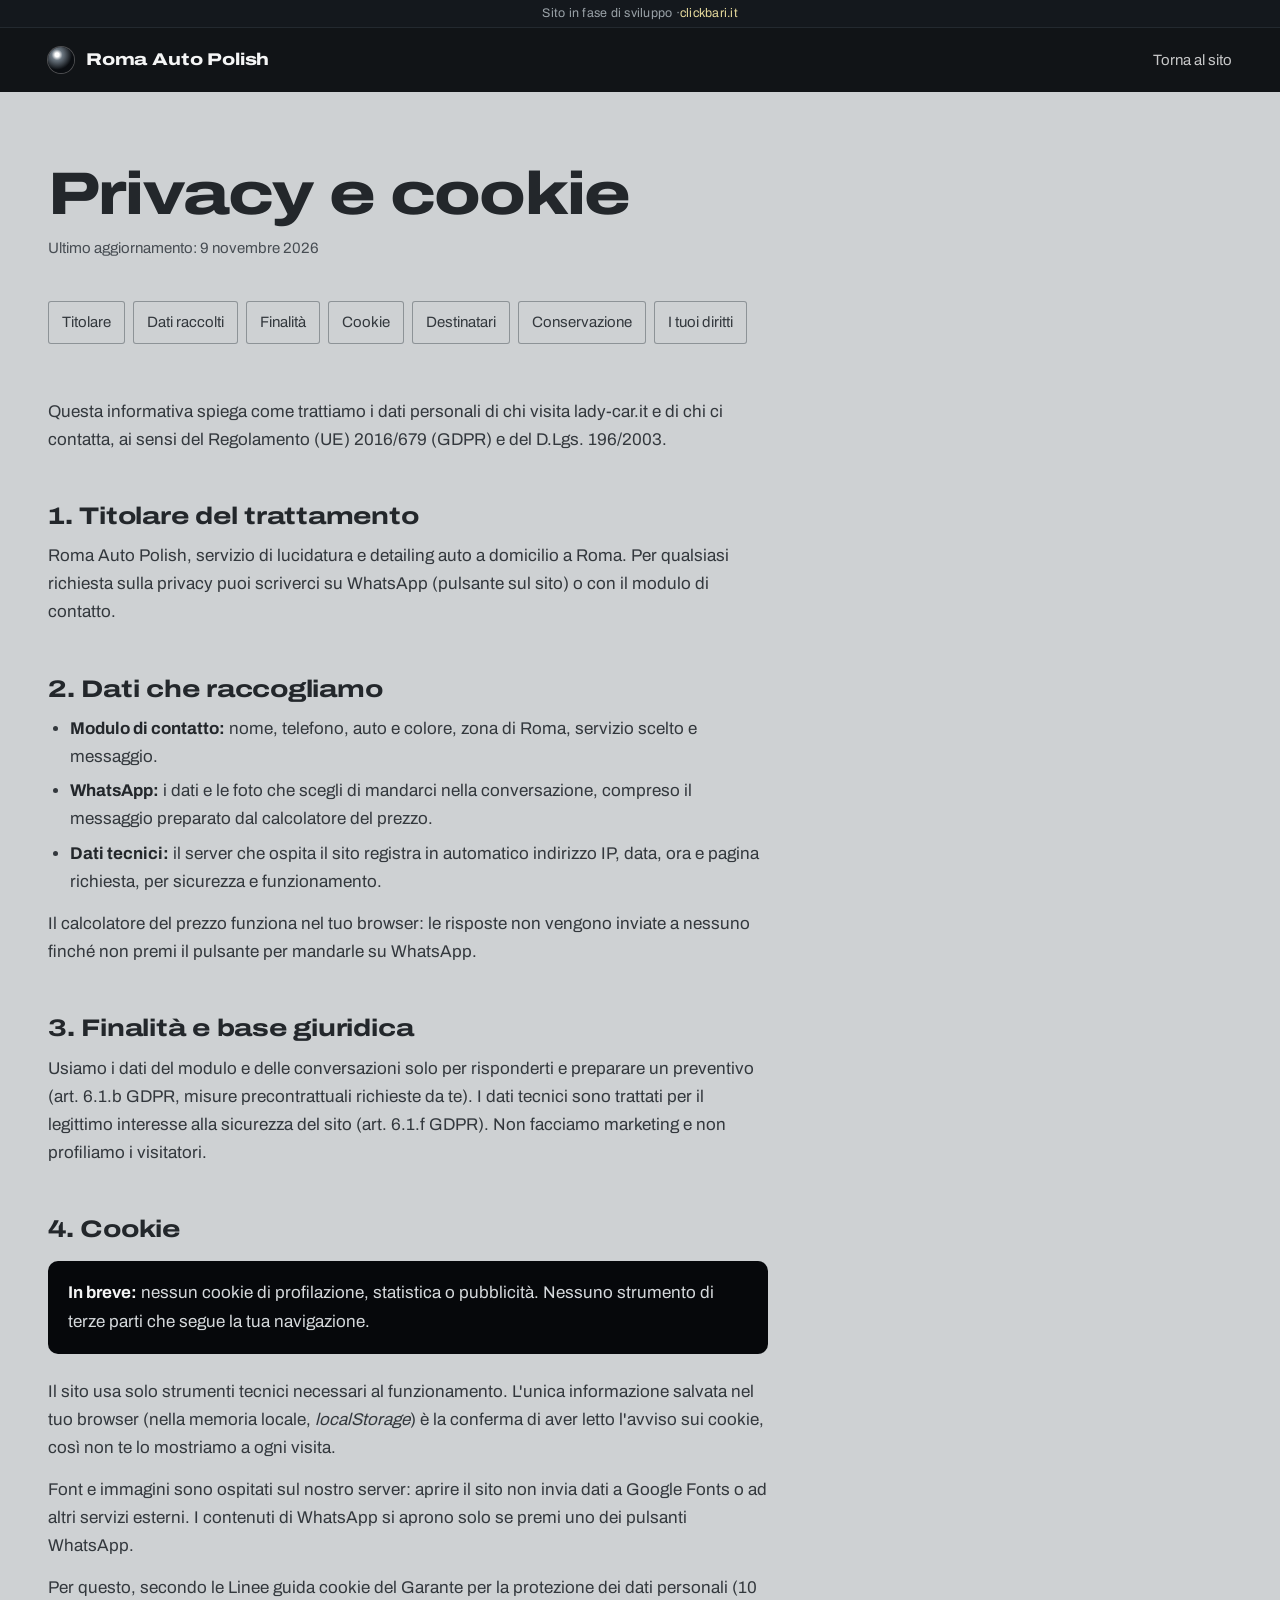
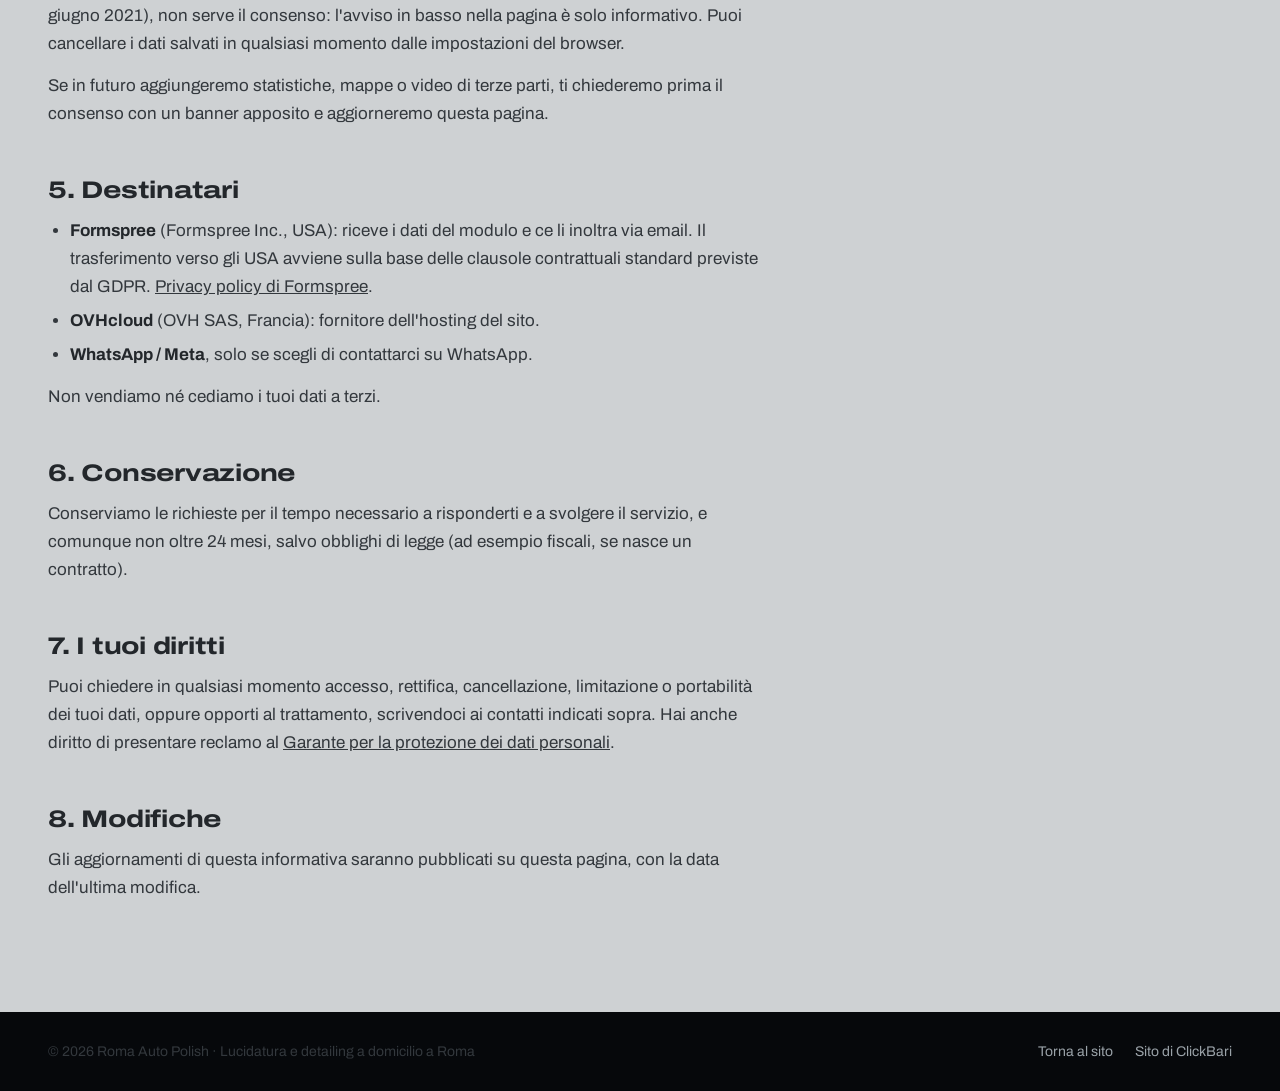
<file: privacy.html>
<!DOCTYPE html>
<html lang="it">
<head>
<meta charset="utf-8">
<meta name="viewport" content="width=device-width, initial-scale=1">
<title>Privacy e cookie policy | Roma Auto Polish</title>
<meta name="description" content="Come Roma Auto Polish (lady-car.it) tratta i dati di chi visita il sito e chiede un preventivo, e quali cookie usa.">
<link rel="canonical" href="https://lady-car.it/privacy.html">
<meta name="theme-color" content="#06080B">
<link rel="icon" href="/favicon-32.png" sizes="32x32" type="image/png">
<link rel="apple-touch-icon" href="/apple-touch-icon.png" sizes="180x180">
<link rel="preload" href="/fonts/archivo-var.woff2" as="font" type="font/woff2" crossorigin>
<style>
@font-face{font-family:"Archivo";src:url(/fonts/archivo-var.woff2) format("woff2");font-weight:100 900;font-stretch:62% 125%;font-display:swap}
:root{--lacca:#06080B;--lacca-2:#14181D;--primer:#CED1D3;--grafite:#23272B;--nebbia:#474D53;--nastro:#E5D99B;--chiaro:#F4F5F5}
*{box-sizing:border-box}
body{margin:0;padding-top:92px;font-family:"Archivo",system-ui,sans-serif;font-size:17px;line-height:1.65;color:var(--grafite);background:var(--primer);-webkit-font-smoothing:antialiased}
a{color:inherit}
:focus-visible{outline:2px solid #EE6A1F;outline-offset:3px}
.wrap{max-width:1240px;margin:0 auto;padding:0 28px}
.top{position:fixed;top:0;left:0;right:0;z-index:10}
.dev{margin:0;height:28px;display:flex;align-items:center;justify-content:center;background:var(--lacca-2);color:#9AA2A8;font-size:12.5px;letter-spacing:.02em;border-bottom:1px solid #23292f}
.dev a{color:var(--nastro);text-decoration:none}.dev a:hover{text-decoration:underline}
.bar{background:rgba(6,8,11,.94);-webkit-backdrop-filter:blur(8px);backdrop-filter:blur(8px);color:var(--chiaro)}
.bar .wrap{display:flex;align-items:center;justify-content:space-between;height:64px}
.mark{display:flex;align-items:center;gap:12px;text-decoration:none}
.mark b{font-stretch:125%;font-weight:800;font-size:17px;letter-spacing:-.01em}
.mark i{width:26px;height:26px;border-radius:50%;background:radial-gradient(circle at 35% 30%,#fff 0 8%,#6c7781 22%,#0b0e12 60%);box-shadow:0 0 0 1px rgba(255,255,255,.25)}
.back{font-size:15px;text-decoration:none;opacity:.8}.back:hover{opacity:1}
main{padding:72px 0 96px}
.doc{max-width:720px}
h1{margin:0 0 12px;font-stretch:125%;font-weight:800;font-size:clamp(34px,5.4vw,60px);line-height:1;letter-spacing:-.03em}
.upd{margin:0 0 40px;color:var(--nebbia);font-size:15px}
.toc{display:flex;flex-wrap:wrap;gap:8px;margin:0 0 48px;padding:0;list-style:none}
.toc a{display:block;padding:9px 14px;border-radius:3px;box-shadow:inset 0 0 0 1px #8d9397;text-decoration:none;font-size:15px}
.toc a:hover{background:var(--lacca);color:var(--chiaro);box-shadow:none}
h2{margin:48px 0 12px;font-stretch:125%;font-weight:750;font-size:24px;line-height:1.2;letter-spacing:-.01em;scroll-margin-top:110px}
p,li{color:#33383d}
p{margin:0 0 14px}
ul{margin:0 0 14px;padding-left:22px}
li{margin-bottom:6px}
strong{color:var(--grafite)}
.box{margin:18px 0 24px;padding:18px 20px;background:var(--lacca);color:#D5D9DC;border-radius:10px}
.box p{color:#D5D9DC;margin:0}
.box strong{color:var(--chiaro)}
footer{background:var(--lacca);color:#9AA2A8;font-size:14px}
footer .wrap{display:flex;flex-wrap:wrap;justify-content:space-between;gap:16px;padding-top:28px;padding-bottom:28px}
footer a{text-decoration:none}footer a:hover{color:var(--chiaro)}
footer nav{display:flex;gap:22px}
</style>
</head>
<body>

<div class="top">
  <p class="dev">Sito in fase di sviluppo · <a href="https://clickbari.it" target="_blank" rel="noopener">clickbari.it</a></p>
  <header class="bar">
    <div class="wrap">
      <a class="mark" href="/"><i aria-hidden="true"></i><b>Roma Auto Polish</b></a>
      <a class="back" href="/">Torna al sito</a>
    </div>
  </header>
</div>

<main>
  <div class="wrap">
    <article class="doc">
      <h1>Privacy e cookie</h1>
      <p class="upd">Ultimo aggiornamento: 9 novembre 2026</p>
      <ul class="toc" aria-label="In questa pagina">
        <li><a href="#titolare">Titolare</a></li>
        <li><a href="#dati">Dati raccolti</a></li>
        <li><a href="#finalita">Finalità</a></li>
        <li><a href="#cookie">Cookie</a></li>
        <li><a href="#destinatari">Destinatari</a></li>
        <li><a href="#conservazione">Conservazione</a></li>
        <li><a href="#diritti">I tuoi diritti</a></li>
      </ul>

      <p>Questa informativa spiega come trattiamo i dati personali di chi visita lady-car.it e di chi ci contatta, ai sensi del Regolamento (UE) 2016/679 (GDPR) e del D.Lgs. 196/2003.</p>

      <h2 id="titolare">1. Titolare del trattamento</h2>
      <p>Roma Auto Polish, servizio di lucidatura e detailing auto a domicilio a Roma. Per qualsiasi richiesta sulla privacy puoi scriverci su WhatsApp (pulsante sul sito) o con il modulo di contatto.</p>

      <h2 id="dati">2. Dati che raccogliamo</h2>
      <ul>
        <li><strong>Modulo di contatto:</strong> nome, telefono, auto e colore, zona di Roma, servizio scelto e messaggio.</li>
        <li><strong>WhatsApp:</strong> i dati e le foto che scegli di mandarci nella conversazione, compreso il messaggio preparato dal calcolatore del prezzo.</li>
        <li><strong>Dati tecnici:</strong> il server che ospita il sito registra in automatico indirizzo IP, data, ora e pagina richiesta, per sicurezza e funzionamento.</li>
      </ul>
      <p>Il calcolatore del prezzo funziona nel tuo browser: le risposte non vengono inviate a nessuno finché non premi il pulsante per mandarle su WhatsApp.</p>

      <h2 id="finalita">3. Finalità e base giuridica</h2>
      <p>Usiamo i dati del modulo e delle conversazioni solo per risponderti e preparare un preventivo (art. 6.1.b GDPR, misure precontrattuali richieste da te). I dati tecnici sono trattati per il legittimo interesse alla sicurezza del sito (art. 6.1.f GDPR). Non facciamo marketing e non profiliamo i visitatori.</p>

      <h2 id="cookie">4. Cookie</h2>
      <div class="box"><p><strong>In breve:</strong> nessun cookie di profilazione, statistica o pubblicità. Nessuno strumento di terze parti che segue la tua navigazione.</p></div>
      <p>Il sito usa solo strumenti tecnici necessari al funzionamento. L'unica informazione salvata nel tuo browser (nella memoria locale, <em>localStorage</em>) è la conferma di aver letto l'avviso sui cookie, così non te lo mostriamo a ogni visita.</p>
      <p>Font e immagini sono ospitati sul nostro server: aprire il sito non invia dati a Google Fonts o ad altri servizi esterni. I contenuti di WhatsApp si aprono solo se premi uno dei pulsanti WhatsApp.</p>
      <p>Per questo, secondo le Linee guida cookie del Garante per la protezione dei dati personali (10 giugno 2021), non serve il consenso: l'avviso in basso nella pagina è solo informativo. Puoi cancellare i dati salvati in qualsiasi momento dalle impostazioni del browser.</p>
      <p>Se in futuro aggiungeremo statistiche, mappe o video di terze parti, ti chiederemo prima il consenso con un banner apposito e aggiorneremo questa pagina.</p>

      <h2 id="destinatari">5. Destinatari</h2>
      <ul>
        <li><strong>Formspree</strong> (Formspree Inc., USA): riceve i dati del modulo e ce li inoltra via email. Il trasferimento verso gli USA avviene sulla base delle clausole contrattuali standard previste dal GDPR. <a href="https://formspree.io/legal/privacy-policy" target="_blank" rel="noopener">Privacy policy di Formspree</a>.</li>
        <li><strong>OVHcloud</strong> (OVH SAS, Francia): fornitore dell'hosting del sito.</li>
        <li><strong>WhatsApp / Meta</strong>, solo se scegli di contattarci su WhatsApp.</li>
      </ul>
      <p>Non vendiamo né cediamo i tuoi dati a terzi.</p>

      <h2 id="conservazione">6. Conservazione</h2>
      <p>Conserviamo le richieste per il tempo necessario a risponderti e a svolgere il servizio, e comunque non oltre 24 mesi, salvo obblighi di legge (ad esempio fiscali, se nasce un contratto).</p>

      <h2 id="diritti">7. I tuoi diritti</h2>
      <p>Puoi chiedere in qualsiasi momento accesso, rettifica, cancellazione, limitazione o portabilità dei tuoi dati, oppure opporti al trattamento, scrivendoci ai contatti indicati sopra. Hai anche diritto di presentare reclamo al <a href="https://www.garanteprivacy.it" target="_blank" rel="noopener">Garante per la protezione dei dati personali</a>.</p>

      <h2 id="modifiche">8. Modifiche</h2>
      <p>Gli aggiornamenti di questa informativa saranno pubblicati su questa pagina, con la data dell'ultima modifica.</p>
    </article>
  </div>
</main>

<footer>
  <div class="wrap">
    <p style="margin:0">© 2026 Roma Auto Polish · Lucidatura e detailing a domicilio a Roma</p>
    <nav><a href="/">Torna al sito</a><a href="https://clickbari.it" target="_blank" rel="noopener">Sito di ClickBari</a></nav>
  </div>
</footer>

</body>
</html>
</file>
